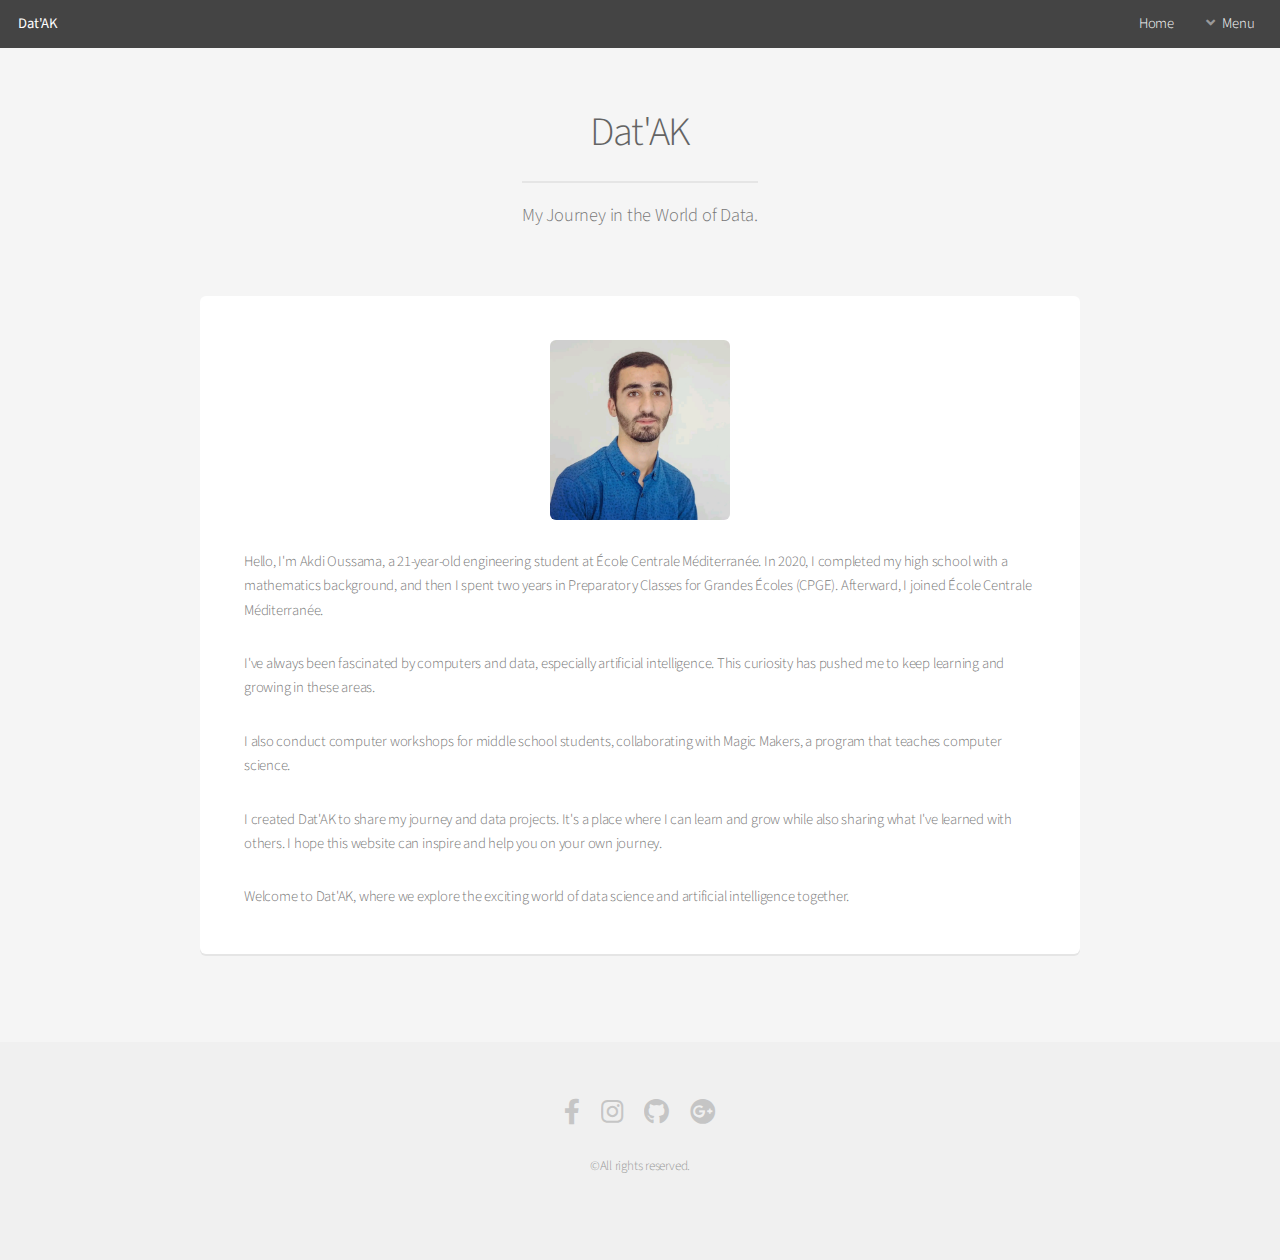
<file: About Dat'AK.html>
<!DOCTYPE HTML>
<html>
	<head>
		<title>About Dat'AK</title>
		<meta charset="utf-8" />
		<meta name="viewport" content="width=device-width, initial-scale=1, user-scalable=no" />
		<link rel="stylesheet" href="assets/css/main.css" />
	</head>
	<body class="is-preload">
		<div id="page-wrapper">

			<!-- Header -->
				<header id="header">
					<h1><a href="index.html">Dat'AK</a></h1>
					<nav id="nav">
						<ul>
							<li><a href="index.html">Home</a></li>
							<li>
								<a href="#" class="icon solid fa-angle-down">Menu</a>
								<ul>
									<li><a href="About Dat'AK.html">About Dat'AK</a></li>
									<li><a href="Ressources.html">Helpful Materials</a></li>
									<li><a href="Projects.html">Projects</a></li>
									<li><a href="contact.html">Contact</a></li>
								</ul>
							</li>
							
						</ul>
					</nav>
				</header>

			<!-- Main -->
				<section id="main" class="container">
					<header>
						<h2>Dat'AK</h2>
						<p>My Journey in the World of Data.</p>
					</header>
					<div class="box">
						<div class="centered-container">
						<img id="imagedeprofile" src="images/pdp.jpeg" alt="" />
						</div>
						<p>Hello, I'm Akdi Oussama, a 21-year-old engineering student at École Centrale Méditerranée. In 2020, I completed my high school with a mathematics background, and then I spent two years in Preparatory Classes for Grandes Écoles (CPGE). Afterward, I joined École Centrale Méditerranée.</p>
					    <p>I've always been fascinated by computers and data, especially artificial intelligence. This curiosity has pushed me to keep learning and growing in these areas.</p>
					    <p>I also conduct computer workshops for middle school students, collaborating with Magic Makers, a program that teaches computer science.</p>
						<p>I created Dat'AK to share my journey and data projects. It's a place where I can learn and grow while also sharing what I've learned with others. I hope this website can inspire and help you on your own journey.</p>
						<p>Welcome to Dat'AK, where we explore the exciting world of data science and artificial intelligence together.</p>
					</div>
				</section>

			<!-- Footer -->
				<footer id="footer">
					<ul class="icons">
						<li><a href="https://www.facebook.com/profile.php?id=100083973133248" class="icon brands fa-facebook-f"><span class="label">Facebook</span></a></li>
						<li><a href="https://instagram.com/oussamaak94?igshid=OGQ5ZDc2ODk2ZA==" class="icon brands fa-instagram"><span class="label">Instagram</span></a></li>
						<li><a href="https://github.com/oussamaakdi" class="icon brands fa-github"><span class="label">Github</span></a></li>
						<li><a href="mailto: akdi5831@gmail.com" class="icon brands fa-google-plus"><span class="label">Google+</span></a></li>
					</ul>
					<ul class="copyright">
						<li>&copy;All rights reserved.</li>
					</ul>
				</footer>

		</div>

		<!-- Scripts -->
			<script src="assets/js/jquery.min.js"></script>
			<script src="assets/js/jquery.dropotron.min.js"></script>
			<script src="assets/js/jquery.scrollex.min.js"></script>
			<script src="assets/js/browser.min.js"></script>
			<script src="assets/js/breakpoints.min.js"></script>
			<script src="assets/js/util.js"></script>
			<script src="assets/js/main.js"></script>

	</body>
</html>
</file>
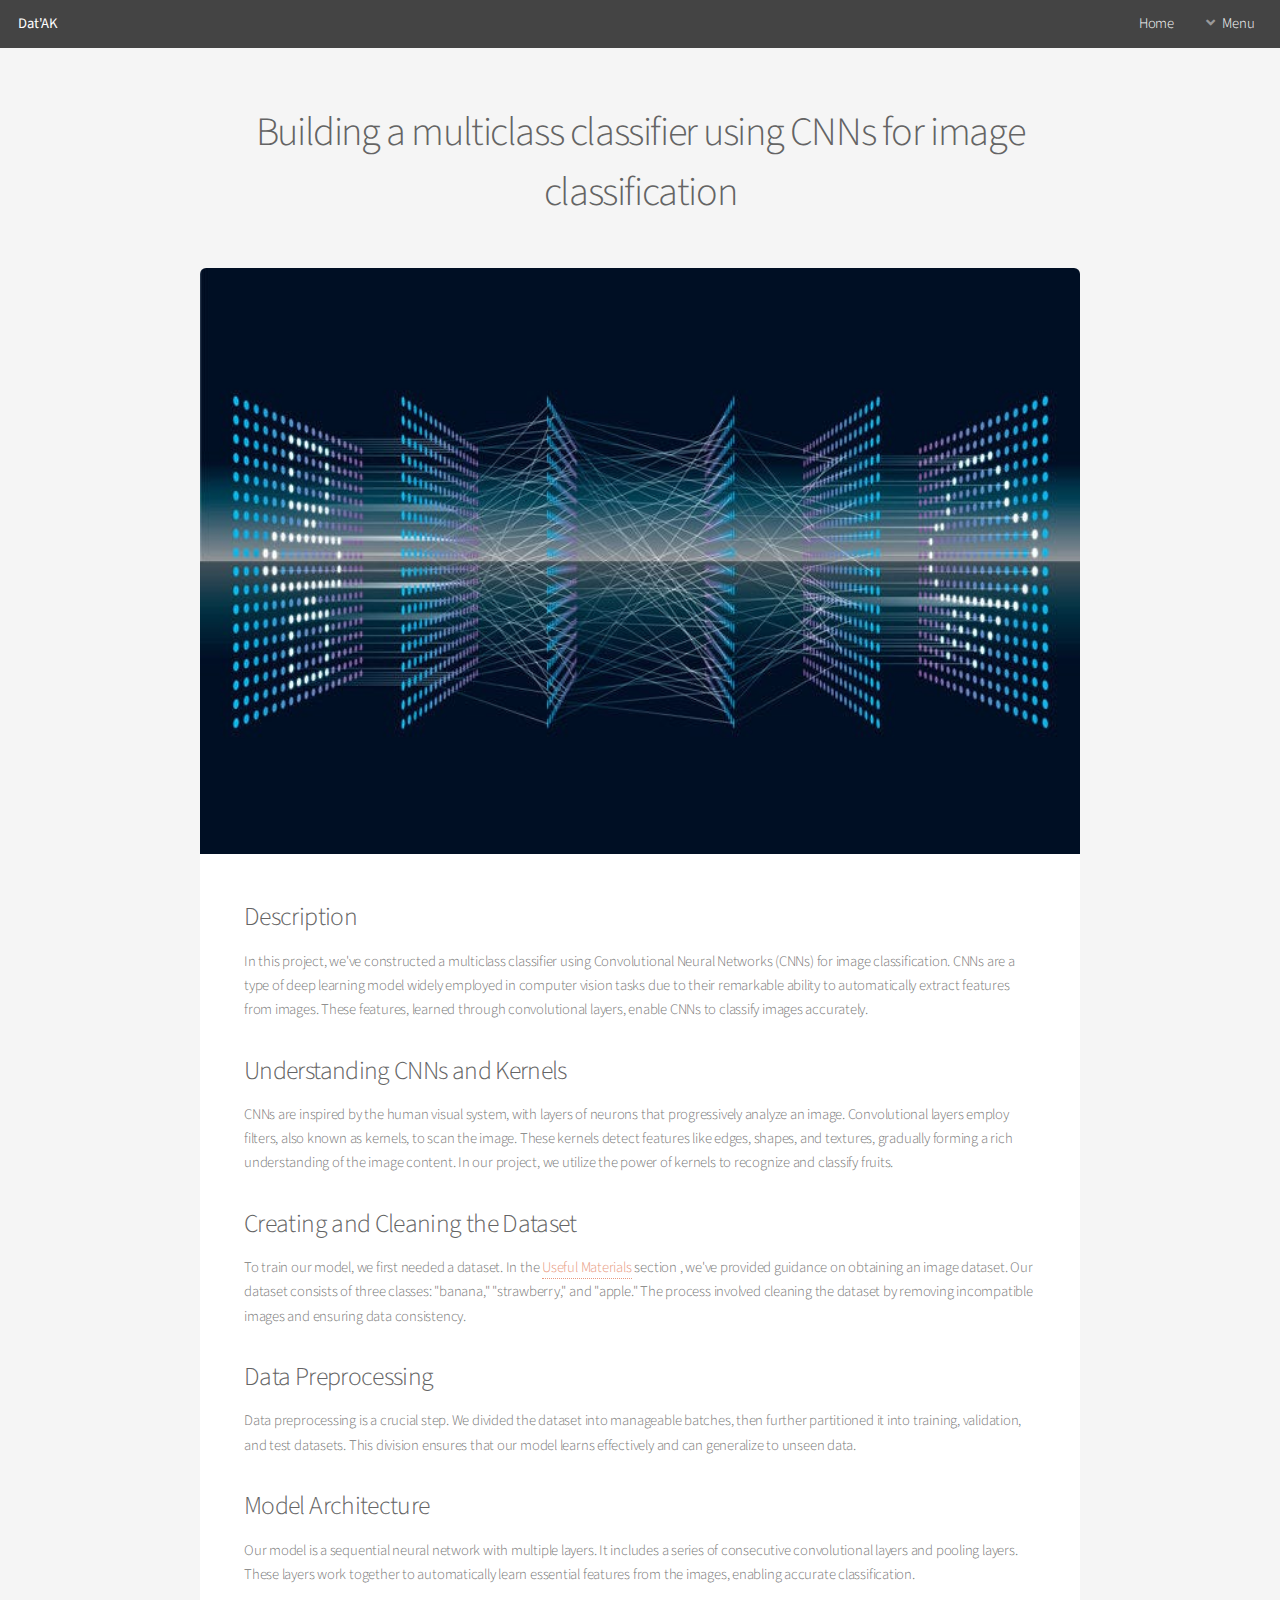
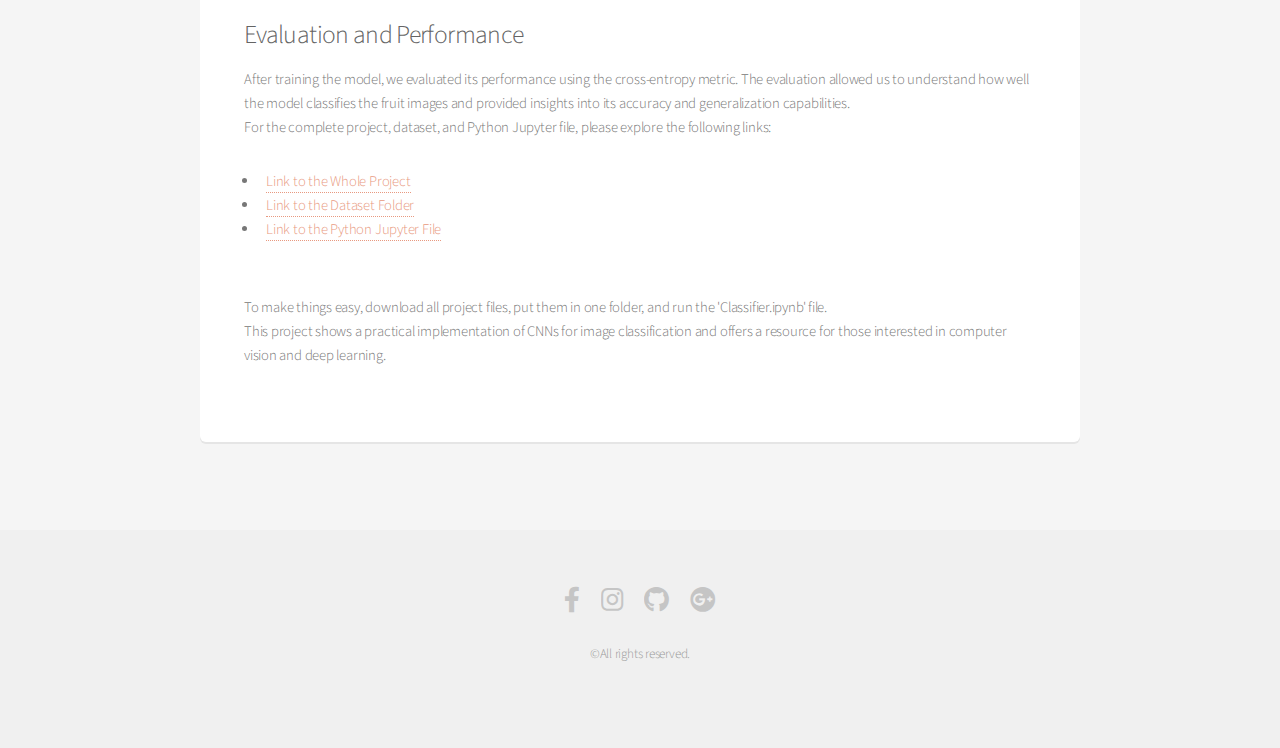
<file: CNNs.html>
<!DOCTYPE HTML>
<html>
	<head>
		<title>Dat'Ak</title>
		<meta charset="utf-8" />
		<meta name="viewport" content="width=device-width, initial-scale=1, user-scalable=no" />
		<link rel="stylesheet" href="assets/css/main.css" />
	</head>
	<body class="is-preload">
		<div id="page-wrapper">

			<!-- Header -->
			<header id="header">
				<h1><a href="index.html">Dat'AK</a></h1>
				<nav id="nav">
					<ul>
						<li><a href="index.html">Home</a></li>
						<li>
							<a href="#" class="icon solid fa-angle-down">Menu</a>
							<ul>
								<li><a href="About Dat'AK.html">About Dat'AK</a></li>
								<li><a href="Ressources.html">Helpful Materials</a></li>
								<li><a href="Projects.html">Projects</a></li>
								<li><a href="contact.html">Contact</a></li>
							</ul>
						</li>
						
					</ul>
				</nav>
			</header>

			<!-- Main -->
				<section id="main" class="container">
					<header>
						<h2>Building a multiclass classifier using CNNs for image classification</h2>
					</header>
					<div class="box">
						<span class="image featured"><img src="images/CNN.jpg" alt="" /></span>
						<h3>Description</h3>
						<p>In this project, we've constructed a multiclass classifier using Convolutional Neural Networks (CNNs) for image classification. CNNs are a type of deep learning model widely employed in computer vision tasks due to their remarkable ability to automatically extract features from images. These features, learned through convolutional layers, enable CNNs to classify images accurately.</p>
						<div class="row">
							<div class="row-6 row-12-mobilep">
								<h3>Understanding CNNs and Kernels</h3>
								<p>CNNs are inspired by the human visual system, with layers of neurons that progressively analyze an image. Convolutional layers employ filters, also known as kernels, to scan the image. These kernels detect features like edges, shapes, and textures, gradually forming a rich understanding of the image content. In our project, we utilize the power of kernels to recognize and classify fruits.</p>
							</div>
							<div class="row-6 row-12-mobilep">
								<h3>Creating and Cleaning the Dataset</h3>
								<p>To train our model, we first needed a dataset. In the <a href="Ressources.html">Useful Materials</a> section , we've provided guidance on obtaining an image dataset. Our dataset consists of three classes: "banana," "strawberry," and "apple." The process involved cleaning the dataset by removing incompatible images and ensuring data consistency.</p>
							</div>
							<div class="row-6 row-12-mobilep">
								<h3>Data Preprocessing</h3>
								<p>Data preprocessing is a crucial step. We divided the dataset into manageable batches, then further partitioned it into training, validation, and test datasets. This division ensures that our model learns effectively and can generalize to unseen data.</p>
							</div>
							<div class="row-6 row-12-mobilep">
								<h3>Model Architecture</h3>
								<p>Our model is a sequential neural network with multiple layers. It includes a series of consecutive convolutional layers and pooling layers. These layers work together to automatically learn essential features from the images, enabling accurate classification.</p>
							</div>
							<div class="row-6 row-12-mobilep">
								<h3>Evaluation and Performance</h3>
								<p>After training the model, we evaluated its performance using the cross-entropy metric. The evaluation allowed us to understand how well the model classifies the fruit images and provided insights into its accuracy and generalization capabilities.
							<br> For the complete project, dataset, and Python Jupyter file, please explore the following links:<br>
								<ul>
									<li><a href="https://github.com/oussamaakdi/MultiClassCNNclassifier">Link to the Whole Project</a> </li>
									<li><a href="https://github.com/oussamaakdi/MultiClassCNNclassifier/tree/main/data">Link to the Dataset Folder</a></li>
									<li><a href="https://github.com/oussamaakdi/MultiClassCNNclassifier/blob/main/Classifier.ipynb">Link to the Python Jupyter File</a></li>
								</ul><br>
								To make things easy, download all project files, put them in one folder, and run the 'Classifier.ipynb' file.<br>
								This project shows a practical implementation of CNNs for image classification and offers a resource for those interested in computer vision and deep learning.</p>
							</div>

						</div>
					</div>
				</section>

			<!-- Footer -->
				<footer id="footer">
					<ul class="icons">
						<li><a href="https://www.facebook.com/profile.php?id=100083973133248" class="icon brands fa-facebook-f"><span class="label">Facebook</span></a></li>
						<li><a href="https://instagram.com/oussamaak94?igshid=OGQ5ZDc2ODk2ZA==" class="icon brands fa-instagram"><span class="label">Instagram</span></a></li>
						<li><a href="https://github.com/oussamaakdi" class="icon brands fa-github"><span class="label">Github</span></a></li>
						<li><a href="mailto: akdi5831@gmail.com" class="icon brands fa-google-plus"><span class="label">Google+</span></a></li>
					</ul>
					<ul class="copyright">
						<li>&copy;All rights reserved.</li>
					</ul>
				</footer>

		</div>

		<!-- Scripts -->
			<script src="assets/js/jquery.min.js"></script>
			<script src="assets/js/jquery.dropotron.min.js"></script>
			<script src="assets/js/jquery.scrollex.min.js"></script>
			<script src="assets/js/browser.min.js"></script>
			<script src="assets/js/breakpoints.min.js"></script>
			<script src="assets/js/util.js"></script>
			<script src="assets/js/main.js"></script>

	</body>
</html>
</file>
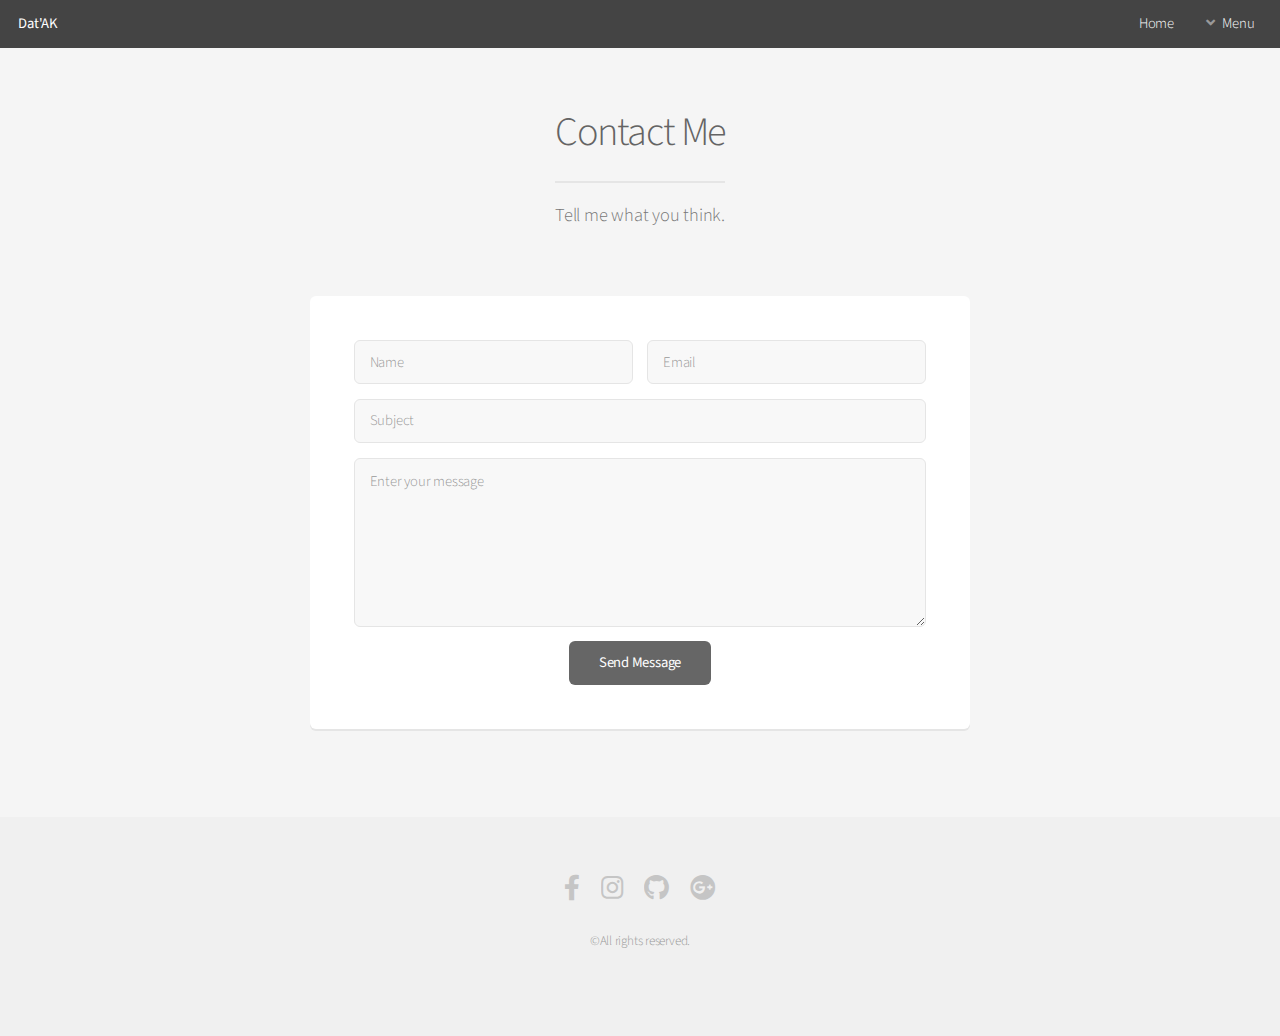
<file: contact.html>
<!DOCTYPE HTML>
<html>
	<head>
		<title>Contact</title>
		<meta charset="utf-8" />
		<meta name="viewport" content="width=device-width, initial-scale=1, user-scalable=no" />
		<link rel="stylesheet" href="assets/css/main.css" />
	</head>
	<body class="is-preload">
		<div id="page-wrapper">

			<!-- Header -->
				<header id="header">
					<h1><a href="index.html">Dat'AK</a></h1>
					<nav id="nav">
						<ul>
							<li><a href="index.html">Home</a></li>
							<li>
								<a href="#" class="icon solid fa-angle-down">Menu</a>
								<ul>
									<li><a href="About Dat'AK.html">About Dat'AK</a></li>
									<li><a href="Ressources.html">Helpful Materials</a></li>
									<li><a href="Projects.html">Projects</a></li>
									<li><a href="contact.html">Contact</a></li>
								</ul>
							</li>
							
						</ul>
					</nav>
				</header>

			<!-- Main -->
				<section id="main" class="container medium">
					<header>
						<h2>Contact Me</h2>
						<p>Tell me what you think.</p>
					</header>
					<div class="box">
						<form method="post" action="#">
							<div class="row gtr-50 gtr-uniform">
								<div class="col-6 col-12-mobilep">
									<input type="text" name="name" id="name" value="" placeholder="Name" />
								</div>
								<div class="col-6 col-12-mobilep">
									<input type="email" name="email" id="email" value="" placeholder="Email" />
								</div>
								<div class="col-12">
									<input type="text" name="subject" id="subject" value="" placeholder="Subject" />
								</div>
								<div class="col-12">
									<textarea name="message" id="message" placeholder="Enter your message" rows="6"></textarea>
								</div>
								<div class="col-12">
									<ul class="actions special">
										<li><a href="mailto:akdi5831@gmail.com" class="button">Send Message</a></li>
									</ul>
								</div>
							</div>
						</form>
					</div>
				</section>

			<!-- Footer -->
				<footer id="footer">
					<ul class="icons">
						<li><a href="https://www.facebook.com/profile.php?id=100083973133248" class="icon brands fa-facebook-f"><span class="label">Facebook</span></a></li>
						<li><a href="https://instagram.com/oussamaak94?igshid=OGQ5ZDc2ODk2ZA==" class="icon brands fa-instagram"><span class="label">Instagram</span></a></li>
						<li><a href="https://github.com/oussamaakdi" class="icon brands fa-github"><span class="label">Github</span></a></li>
						<li><a href="mailto: akdi5831@gmail.com" class="icon brands fa-google-plus"><span class="label">Google+</span></a></li>
					</ul>
					<ul class="copyright">
						<li>&copy;All rights reserved.</li>
					</ul>
				</footer>

		</div>

		<!-- Scripts -->
			<script src="assets/js/jquery.min.js"></script>
			<script src="assets/js/jquery.dropotron.min.js"></script>
			<script src="assets/js/jquery.scrollex.min.js"></script>
			<script src="assets/js/browser.min.js"></script>
			<script src="assets/js/breakpoints.min.js"></script>
			<script src="assets/js/util.js"></script>
			<script src="assets/js/main.js"></script>

	</body>
</html>
</file>
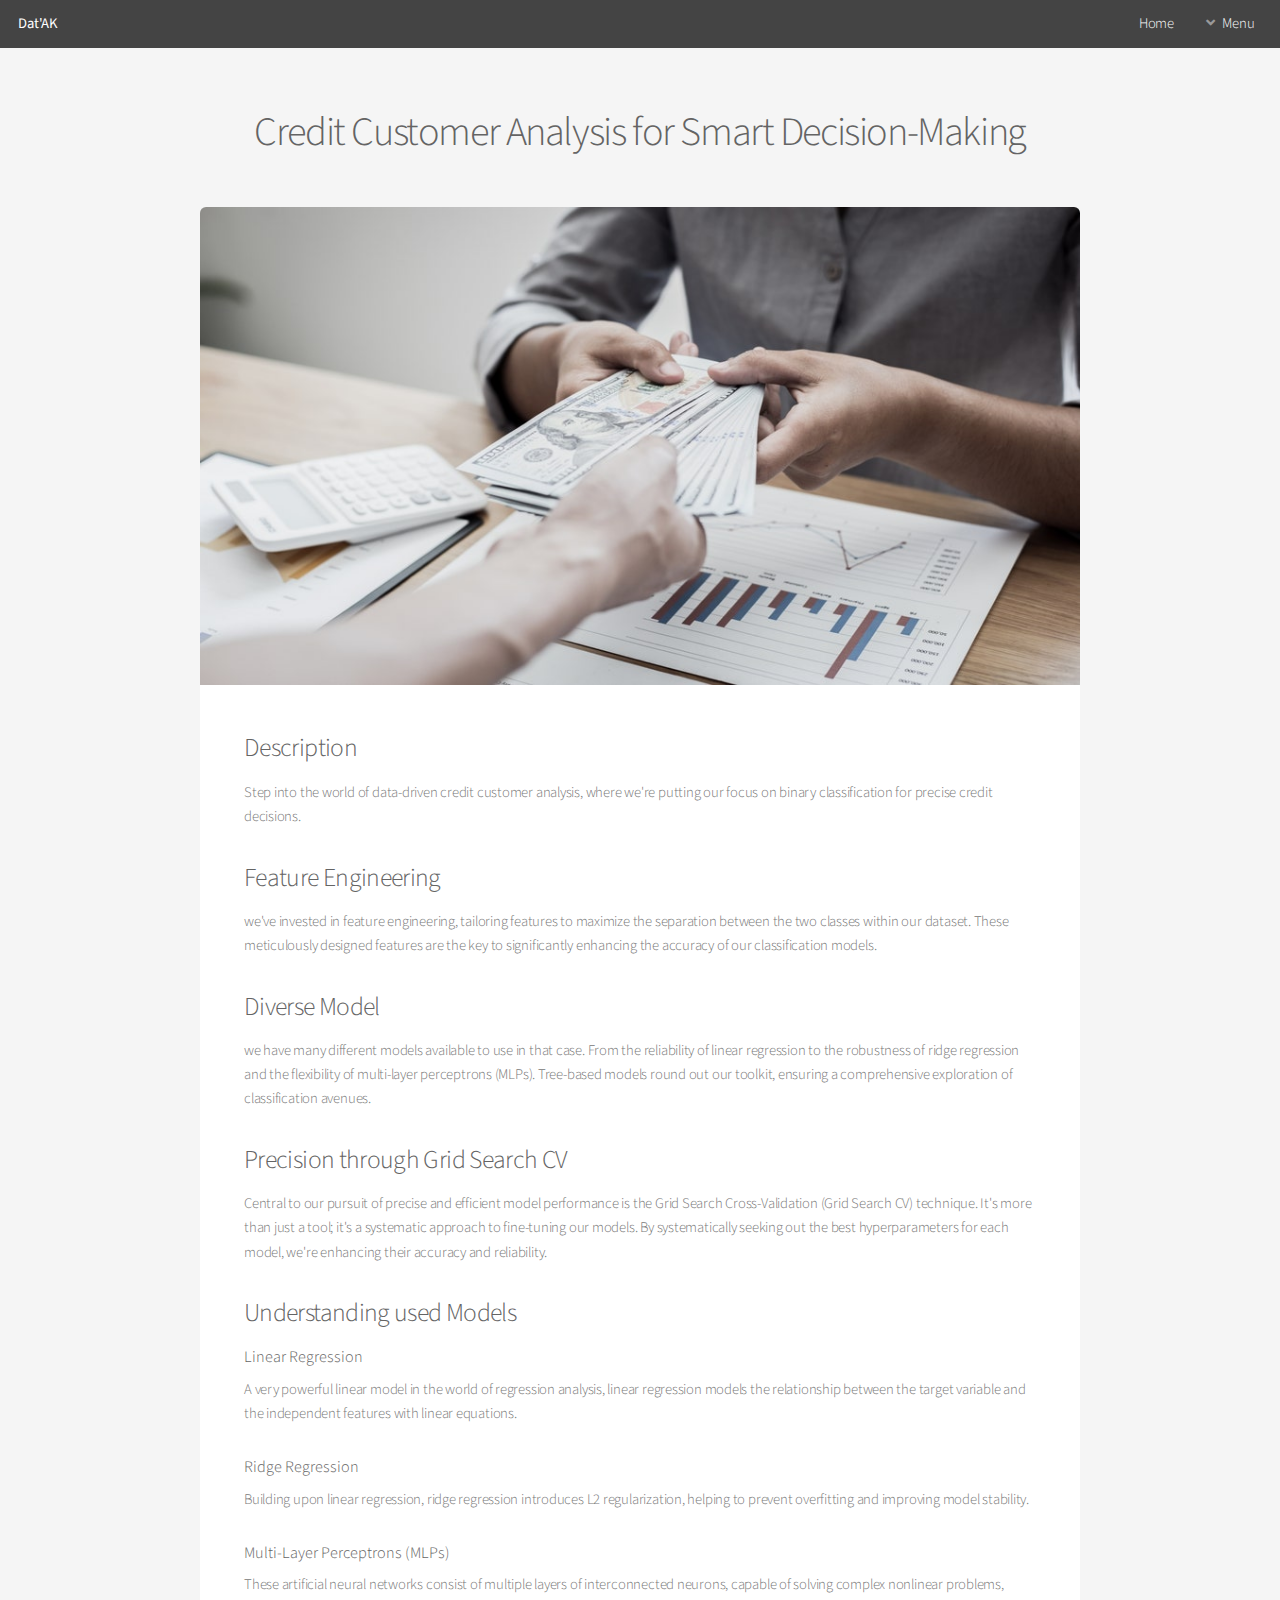
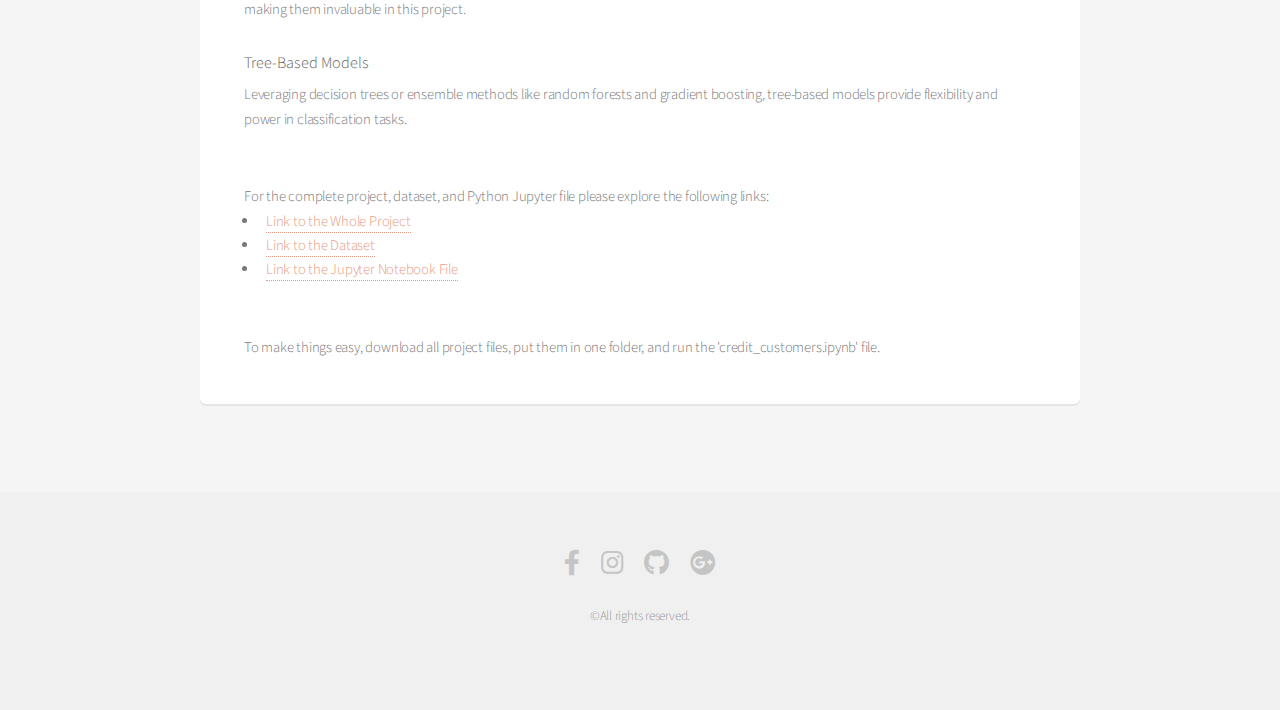
<file: credit.html>
<!DOCTYPE HTML>
<html>
	<head>
		<title>Dat'Ak</title>
		<meta charset="utf-8" />
		<meta name="viewport" content="width=device-width, initial-scale=1, user-scalable=no" />
		<link rel="stylesheet" href="assets/css/main.css" />
	</head>
	<body class="is-preload">
		<div id="page-wrapper">

			<!-- Header -->
			<header id="header">
				<h1><a href="index.html">Dat'AK</a></h1>
				<nav id="nav">
					<ul>
						<li><a href="index.html">Home</a></li>
						<li>
							<a href="#" class="icon solid fa-angle-down">Menu</a>
							<ul>
								<li><a href="About Dat'AK.html">About Dat'AK</a></li>
								<li><a href="Ressources.html">Helpful Materials</a></li>
								<li><a href="Projects.html">Projects</a></li>
								<li><a href="contact.html">Contact</a></li>
							</ul>
						</li>
						
					</ul>
				</nav>
			</header>

			<!-- Main -->
				<section id="main" class="container">
					<header>
						<h2>Credit Customer Analysis for Smart Decision-Making</h2>
					</header>
					<div class="box">
						<span class="image featured"><img src="images/credit.jpg" alt="" /></span>
						<h3>Description</h3>
						<p>Step into the world of data-driven credit customer analysis, where we're putting our focus on binary classification for precise credit decisions.</p>
						<div class="row">
							<div class="row-6 row-12-mobilep">
								<h3>Feature Engineering</h3>
								<p> we've invested in feature engineering, tailoring features to maximize the separation between the two classes within our dataset. These meticulously designed features are the key to significantly enhancing the accuracy of our classification models.</p>
							</div>
							<div class="row-6 row-12-mobilep">
								<h3>Diverse Model</h3>
								<p>we have many different models available to use in that case. From the reliability of linear regression to the robustness of ridge regression and the flexibility of multi-layer perceptrons (MLPs). Tree-based models round out our toolkit, ensuring a comprehensive exploration of classification avenues.								</p>
							</div>
							<div class="row-6 row-12-mobilep">
								<h3>Precision through Grid Search CV</h3>
								<p>Central to our pursuit of precise and efficient model performance is the Grid Search Cross-Validation (Grid Search CV) technique. It's more than just a tool; it's a systematic approach to fine-tuning our models. By systematically seeking out the best hyperparameters for each model, we're enhancing their accuracy and reliability.</p>
							</div>
							<div class="row-6 row-12-mobilep">
								<h3>Understanding used Models</h3>
								<h4>Linear Regression</h4><p>A very powerful linear model in the world of regression analysis, linear regression models the relationship between the target variable and the independent features with linear equations.</p>
								<h4>Ridge Regression</h4><p>Building upon linear regression, ridge regression introduces L2 regularization, helping to prevent overfitting and improving model stability.</p>
								<h4>Multi-Layer Perceptrons (MLPs)</h4><p>These artificial neural networks consist of multiple layers of interconnected neurons, capable of solving complex nonlinear problems, making them invaluable in this project.</p>
								<h4>Tree-Based Models</h4><p>Leveraging decision trees or ensemble methods like random forests and gradient boosting, tree-based models provide flexibility and power in classification tasks.</p>
							    <br> For the complete project, dataset, and Python Jupyter file please explore the following links:<br>
								<ul>
									<li><a href="https://github.com/oussamaakdi/Analysing_Credit_Customers_Data">Link to the Whole Project</a> </li>
									<li><a href="https://github.com/oussamaakdi/Analysing_Credit_Customers_Data/blob/main/credit_customers.csv">Link to the Dataset</a> </li>
									<li><a href="https://github.com/oussamaakdi/Analysing_Credit_Customers_Data/blob/main/credit_customers.ipynb">Link to the Jupyter Notebook File</a></li>
								</ul><br>To make things easy, download all project files, put them in one folder, and run the 'credit_customers.ipynb' file.
							</div>

						</div>
					</div>
				</section>

			<!-- Footer -->
				<footer id="footer">
					<ul class="icons">
						<li><a href="https://www.facebook.com/profile.php?id=100083973133248" class="icon brands fa-facebook-f"><span class="label">Facebook</span></a></li>
						<li><a href="https://instagram.com/oussamaak94?igshid=OGQ5ZDc2ODk2ZA==" class="icon brands fa-instagram"><span class="label">Instagram</span></a></li>
						<li><a href="https://github.com/oussamaakdi" class="icon brands fa-github"><span class="label">Github</span></a></li>
						<li><a href="mailto: akdi5831@gmail.com" class="icon brands fa-google-plus"><span class="label">Google+</span></a></li>
					</ul>
					<ul class="copyright">
						<li>&copy;All rights reserved.</li>
					</ul>
				</footer>

		</div>

		<!-- Scripts -->
			<script src="assets/js/jquery.min.js"></script>
			<script src="assets/js/jquery.dropotron.min.js"></script>
			<script src="assets/js/jquery.scrollex.min.js"></script>
			<script src="assets/js/browser.min.js"></script>
			<script src="assets/js/breakpoints.min.js"></script>
			<script src="assets/js/util.js"></script>
			<script src="assets/js/main.js"></script>

	</body>
</html>
</file>
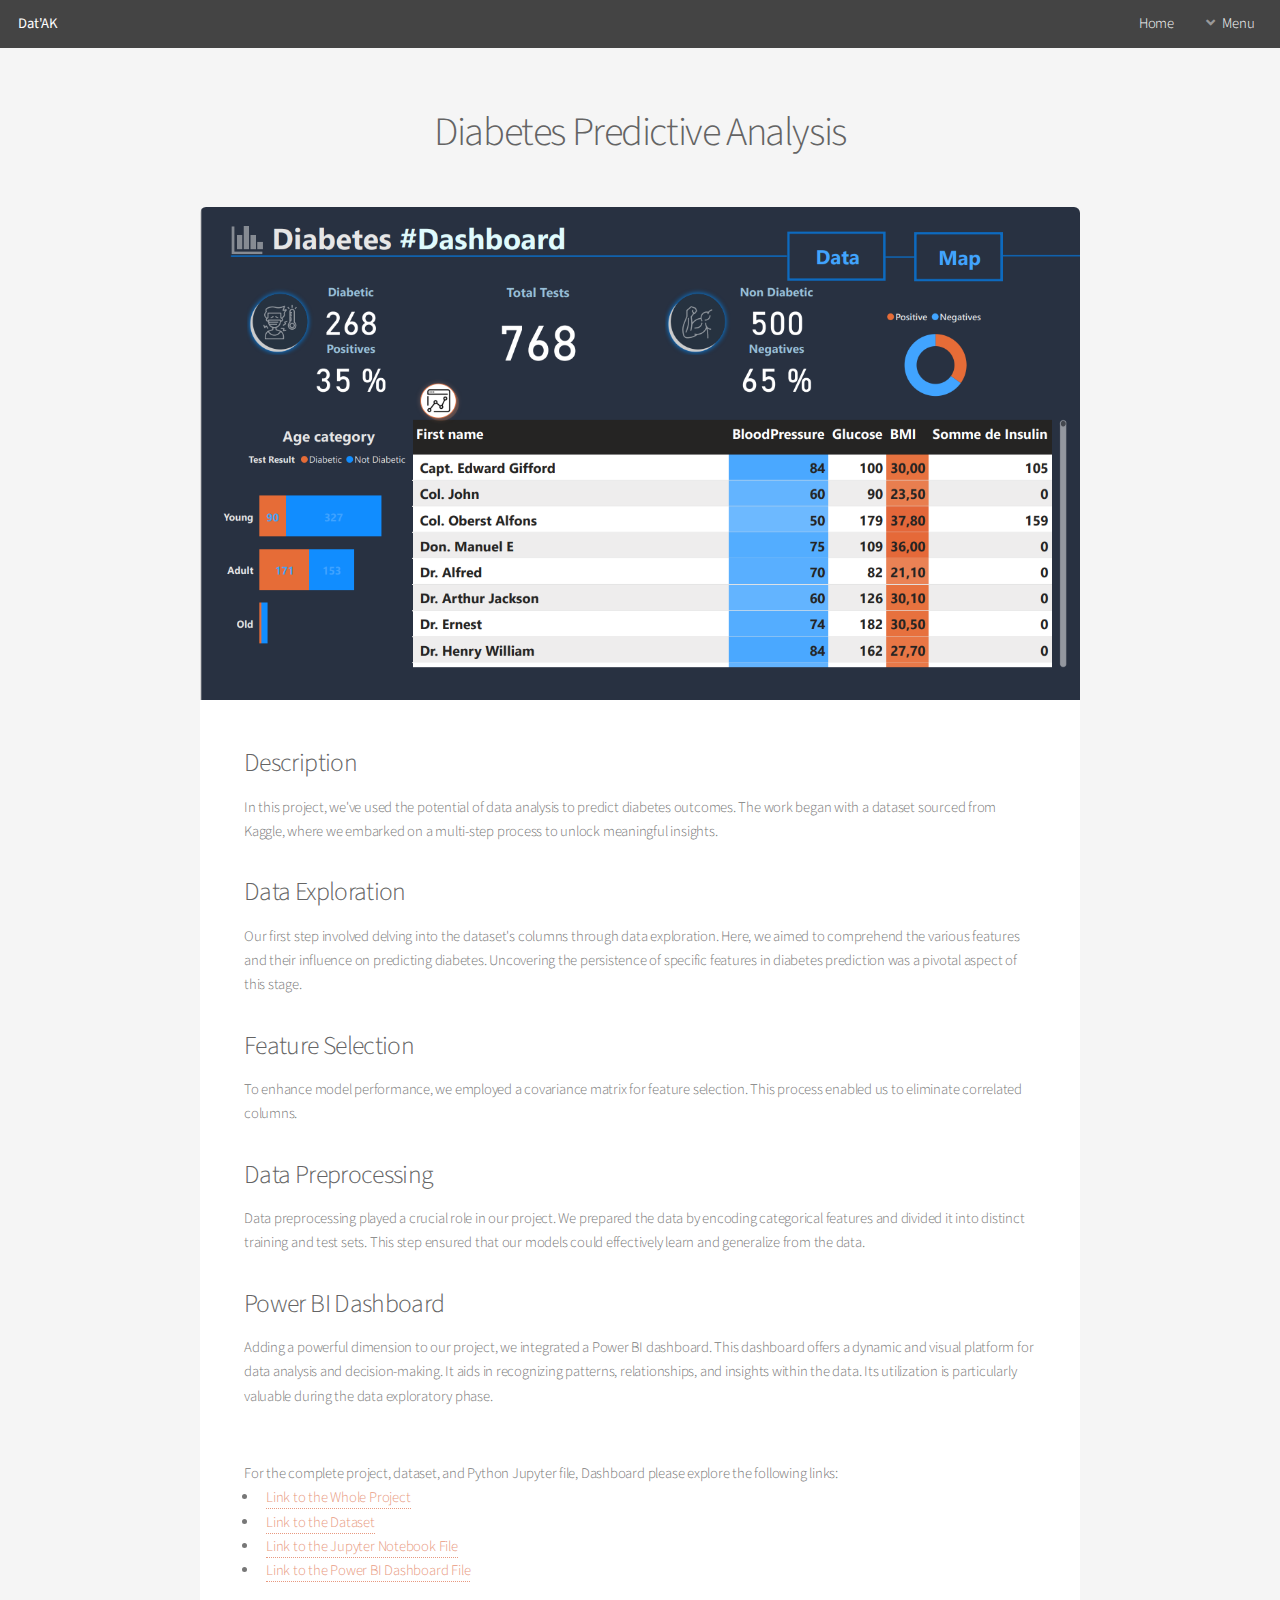
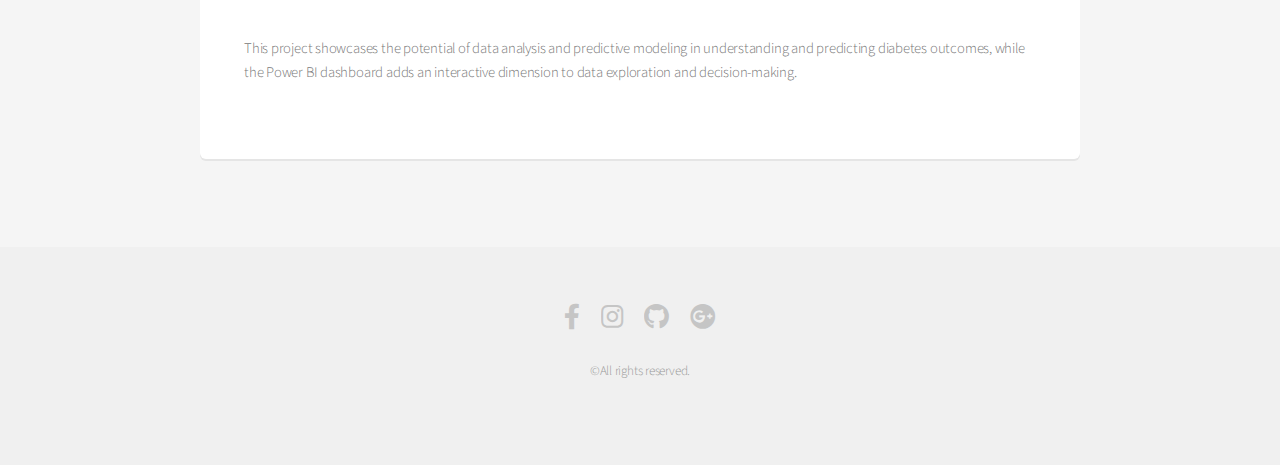
<file: diabetes_.html>
<!DOCTYPE HTML>
<html>
	<head>
		<title>Dat'Ak</title>
		<meta charset="utf-8" />
		<meta name="viewport" content="width=device-width, initial-scale=1, user-scalable=no" />
		<link rel="stylesheet" href="assets/css/main.css" />
	</head>
	<body class="is-preload">
		<div id="page-wrapper">

			<!-- Header -->
			<header id="header">
				<h1><a href="index.html">Dat'AK</a></h1>
				<nav id="nav">
					<ul>
						<li><a href="index.html">Home</a></li>
						<li>
							<a href="#" class="icon solid fa-angle-down">Menu</a>
							<ul>
								<li><a href="About Dat'AK.html">About Dat'AK</a></li>
								<li><a href="Ressources.html">Helpful Materials</a></li>
								<li><a href="Projects.html">Projects</a></li>
								<li><a href="contact.html">Contact</a></li>
							</ul>
						</li>
						
					</ul>
				</nav>
			</header>

			<!-- Main -->
				<section id="main" class="container">
					<header>
						<h2>Diabetes Predictive Analysis</h2>
					</header>
					<div class="box">
						<span class="image featured"><img src="images/diabetes_dashbo.png" alt="" /></span>
						<h3>Description</h3>
						<p>In this project, we've used the potential of data analysis to predict diabetes outcomes. The work began with a dataset sourced from Kaggle, where we embarked on a multi-step process to unlock meaningful insights.</p>
						<div class="row">
							<div class="row-6 row-12-mobilep">
								<h3>Data Exploration</h3>
								<p>Our first step involved delving into the dataset's columns through data exploration. Here, we aimed to comprehend the various features and their influence on predicting diabetes. Uncovering the persistence of specific features in diabetes prediction was a pivotal aspect of this stage.</p>
							</div>
							<div class="row-6 row-12-mobilep">
								<h3>Feature Selection</h3>
								<p>To enhance model performance, we employed a covariance matrix for feature selection. This process enabled us to eliminate correlated columns.</p>
							</div>
							<div class="row-6 row-12-mobilep">
								<h3>Data Preprocessing</h3>
								<p>Data preprocessing played a crucial role in our project. We prepared the data by encoding categorical features and divided it into distinct training and test sets. This step ensured that our models could effectively learn and generalize from the data.</p>
							</div>
							<div class="row-6 row-12-mobilep">
								<h3>Power BI Dashboard</h3>
								<p>Adding a powerful dimension to our project, we integrated a Power BI dashboard. This dashboard offers a dynamic and visual platform for data analysis and decision-making. It aids in recognizing patterns, relationships, and insights within the data. Its utilization is particularly valuable during the data exploratory phase.</p>
							    <br> For the complete project, dataset, and Python Jupyter file, Dashboard please explore the following links:<br>
								<ul>
									<li><a href="https://github.com/oussamaakdi/Diabete_prediction">Link to the Whole Project</a> </li>
									<li><a href="https://github.com/oussamaakdi/Diabete_prediction/blob/main/diabetes.csv">Link to the Dataset</a> </li>
									<li><a href="https://github.com/oussamaakdi/Diabete_prediction/blob/main/diabete%20prediction.ipynb">Link to the Jupyter Notebook File</a></li>
									<li><a href="https://github.com/oussamaakdi/Diabete_prediction/blob/main/Diabetes_dashboard.pbix">Link to the Power BI Dashboard File</a></li>
								</ul><br>
								This project showcases the potential of data analysis and predictive modeling in understanding and predicting diabetes outcomes, while the Power BI dashboard adds an interactive dimension to data exploration and decision-making.</p>
							</div>

						</div>
					</div>
				</section>

			<!-- Footer -->
				<footer id="footer">
					<ul class="icons">
						<li><a href="https://www.facebook.com/profile.php?id=100083973133248" class="icon brands fa-facebook-f"><span class="label">Facebook</span></a></li>
						<li><a href="https://instagram.com/oussamaak94?igshid=OGQ5ZDc2ODk2ZA==" class="icon brands fa-instagram"><span class="label">Instagram</span></a></li>
						<li><a href="https://github.com/oussamaakdi" class="icon brands fa-github"><span class="label">Github</span></a></li>
						<li><a href="mailto: akdi5831@gmail.com" class="icon brands fa-google-plus"><span class="label">Google+</span></a></li>
					</ul>
					<ul class="copyright">
						<li>&copy;All rights reserved.</li>
					</ul>
				</footer>

		</div>

		<!-- Scripts -->
			<script src="assets/js/jquery.min.js"></script>
			<script src="assets/js/jquery.dropotron.min.js"></script>
			<script src="assets/js/jquery.scrollex.min.js"></script>
			<script src="assets/js/browser.min.js"></script>
			<script src="assets/js/breakpoints.min.js"></script>
			<script src="assets/js/util.js"></script>
			<script src="assets/js/main.js"></script>

	</body>
</html>
</file>
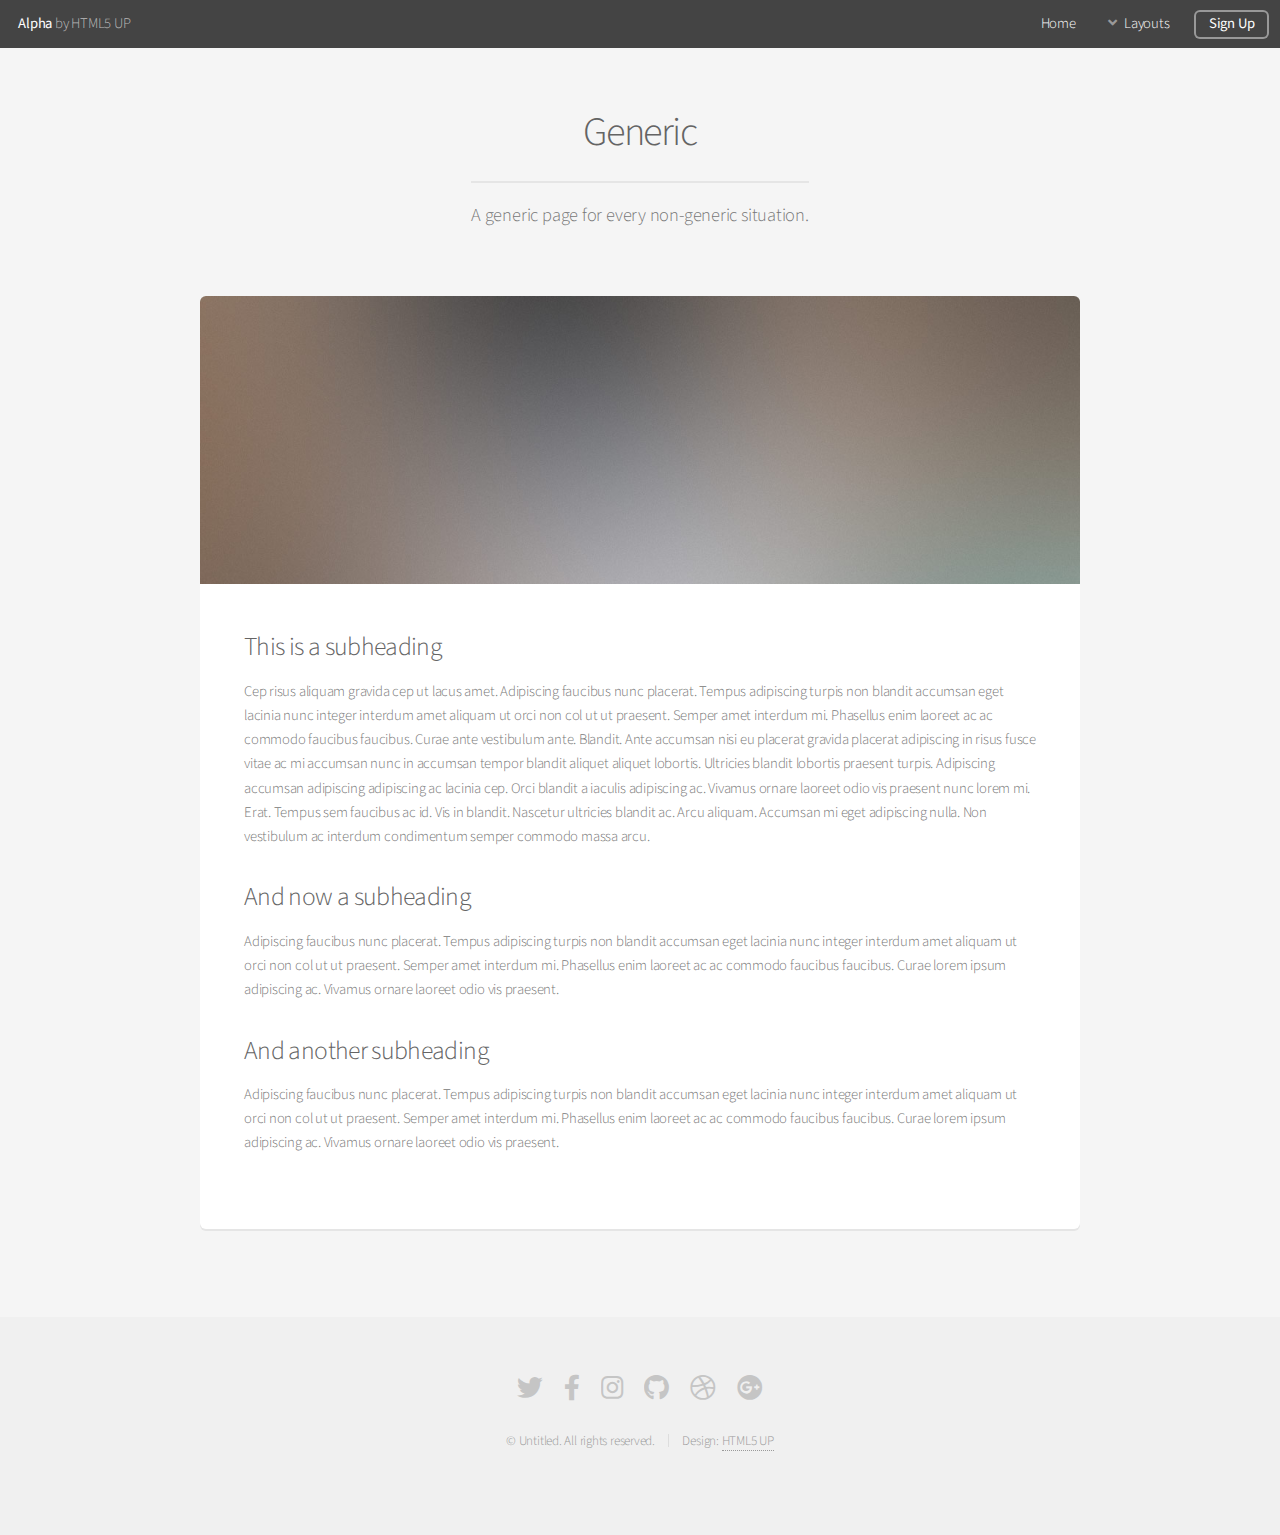
<file: generic.html>
<!DOCTYPE HTML>
<!--
	Alpha by HTML5 UP
	html5up.net | @ajlkn
	Free for personal and commercial use under the CCA 3.0 license (html5up.net/license)
-->
<html>
	<head>
		<title>Generic - Alpha by HTML5 UP</title>
		<meta charset="utf-8" />
		<meta name="viewport" content="width=device-width, initial-scale=1, user-scalable=no" />
		<link rel="stylesheet" href="assets/css/main.css" />
	</head>
	<body class="is-preload">
		<div id="page-wrapper">

			<!-- Header -->
				<header id="header">
					<h1><a href="index.html">Alpha</a> by HTML5 UP</h1>
					<nav id="nav">
						<ul>
							<li><a href="index.html">Home</a></li>
							<li>
								<a href="#" class="icon solid fa-angle-down">Layouts</a>
								<ul>
									<li><a href="generic.html">Generic</a></li>
									<li><a href="contact.html">Contact</a></li>
									<li><a href="elements.html">Elements</a></li>
									<li>
										<a href="#">Submenu</a>
										<ul>
											<li><a href="#">Option One</a></li>
											<li><a href="#">Option Two</a></li>
											<li><a href="#">Option Three</a></li>
											<li><a href="#">Option Four</a></li>
										</ul>
									</li>
								</ul>
							</li>
							<li><a href="#" class="button">Sign Up</a></li>
						</ul>
					</nav>
				</header>

			<!-- Main -->
				<section id="main" class="container">
					<header>
						<h2>Generic</h2>
						<p>A generic page for every non-generic situation.</p>
					</header>
					<div class="box">
						<span class="image featured"><img src="images/pic01.jpg" alt="" /></span>
						<h3>This is a subheading</h3>
						<p>Cep risus aliquam gravida cep ut lacus amet. Adipiscing faucibus nunc placerat. Tempus adipiscing turpis non blandit accumsan eget lacinia nunc integer interdum amet aliquam ut orci non col ut ut praesent. Semper amet interdum mi. Phasellus enim laoreet ac ac commodo faucibus faucibus. Curae ante vestibulum ante. Blandit. Ante accumsan nisi eu placerat gravida placerat adipiscing in risus fusce vitae ac mi accumsan nunc in accumsan tempor blandit aliquet aliquet lobortis. Ultricies blandit lobortis praesent turpis. Adipiscing accumsan adipiscing adipiscing ac lacinia cep. Orci blandit a iaculis adipiscing ac. Vivamus ornare laoreet odio vis praesent nunc lorem mi. Erat. Tempus sem faucibus ac id. Vis in blandit. Nascetur ultricies blandit ac. Arcu aliquam. Accumsan mi eget adipiscing nulla. Non vestibulum ac interdum condimentum semper commodo massa arcu.</p>
						<div class="row">
							<div class="row-6 row-12-mobilep">
								<h3>And now a subheading</h3>
								<p>Adipiscing faucibus nunc placerat. Tempus adipiscing turpis non blandit accumsan eget lacinia nunc integer interdum amet aliquam ut orci non col ut ut praesent. Semper amet interdum mi. Phasellus enim laoreet ac ac commodo faucibus faucibus. Curae lorem ipsum adipiscing ac. Vivamus ornare laoreet odio vis praesent.</p>
							</div>
							<div class="row-6 row-12-mobilep">
								<h3>And another subheading</h3>
								<p>Adipiscing faucibus nunc placerat. Tempus adipiscing turpis non blandit accumsan eget lacinia nunc integer interdum amet aliquam ut orci non col ut ut praesent. Semper amet interdum mi. Phasellus enim laoreet ac ac commodo faucibus faucibus. Curae lorem ipsum adipiscing ac. Vivamus ornare laoreet odio vis praesent.</p>
							</div>
						</div>
					</div>
				</section>

			<!-- Footer -->
				<footer id="footer">
					<ul class="icons">
						<li><a href="#" class="icon brands fa-twitter"><span class="label">Twitter</span></a></li>
						<li><a href="#" class="icon brands fa-facebook-f"><span class="label">Facebook</span></a></li>
						<li><a href="#" class="icon brands fa-instagram"><span class="label">Instagram</span></a></li>
						<li><a href="#" class="icon brands fa-github"><span class="label">Github</span></a></li>
						<li><a href="#" class="icon brands fa-dribbble"><span class="label">Dribbble</span></a></li>
						<li><a href="#" class="icon brands fa-google-plus"><span class="label">Google+</span></a></li>
					</ul>
					<ul class="copyright">
						<li>&copy; Untitled. All rights reserved.</li><li>Design: <a href="http://html5up.net">HTML5 UP</a></li>
					</ul>
				</footer>

		</div>

		<!-- Scripts -->
			<script src="assets/js/jquery.min.js"></script>
			<script src="assets/js/jquery.dropotron.min.js"></script>
			<script src="assets/js/jquery.scrollex.min.js"></script>
			<script src="assets/js/browser.min.js"></script>
			<script src="assets/js/breakpoints.min.js"></script>
			<script src="assets/js/util.js"></script>
			<script src="assets/js/main.js"></script>

	</body>
</html>
</file>
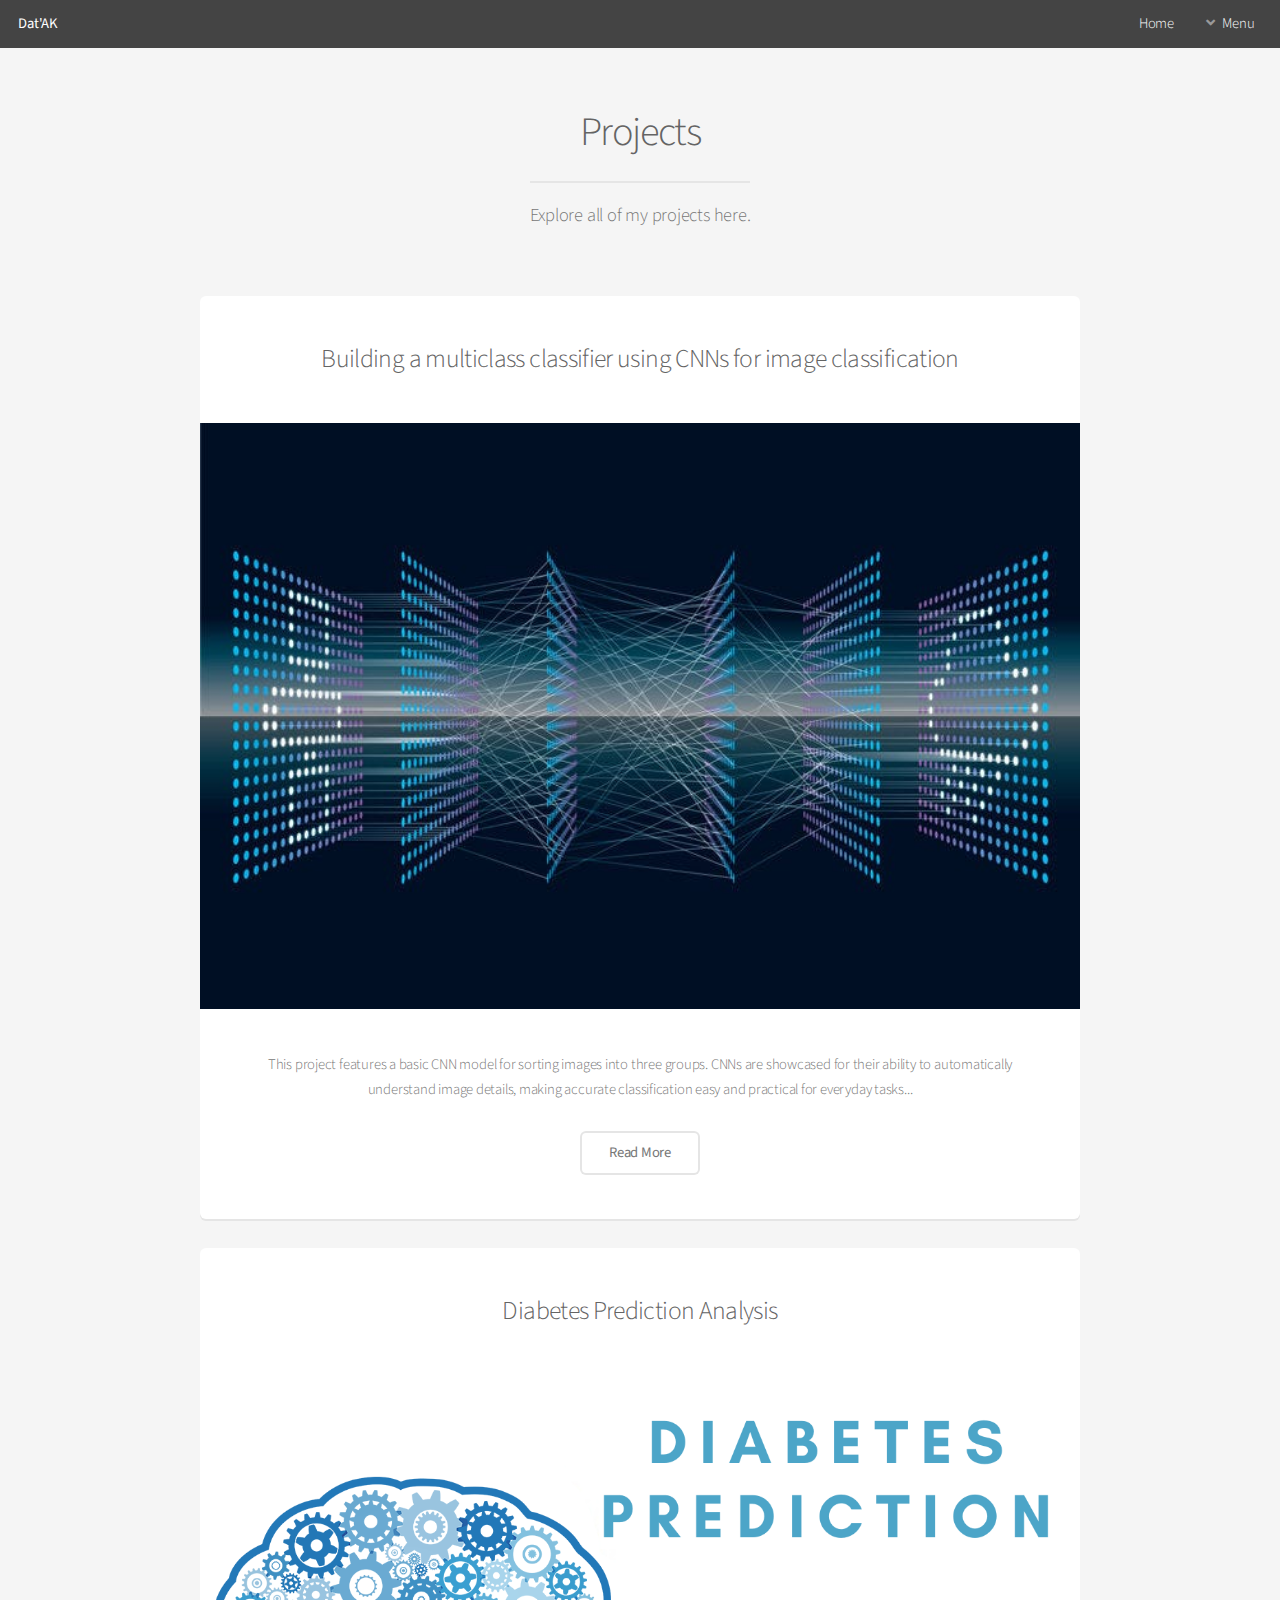
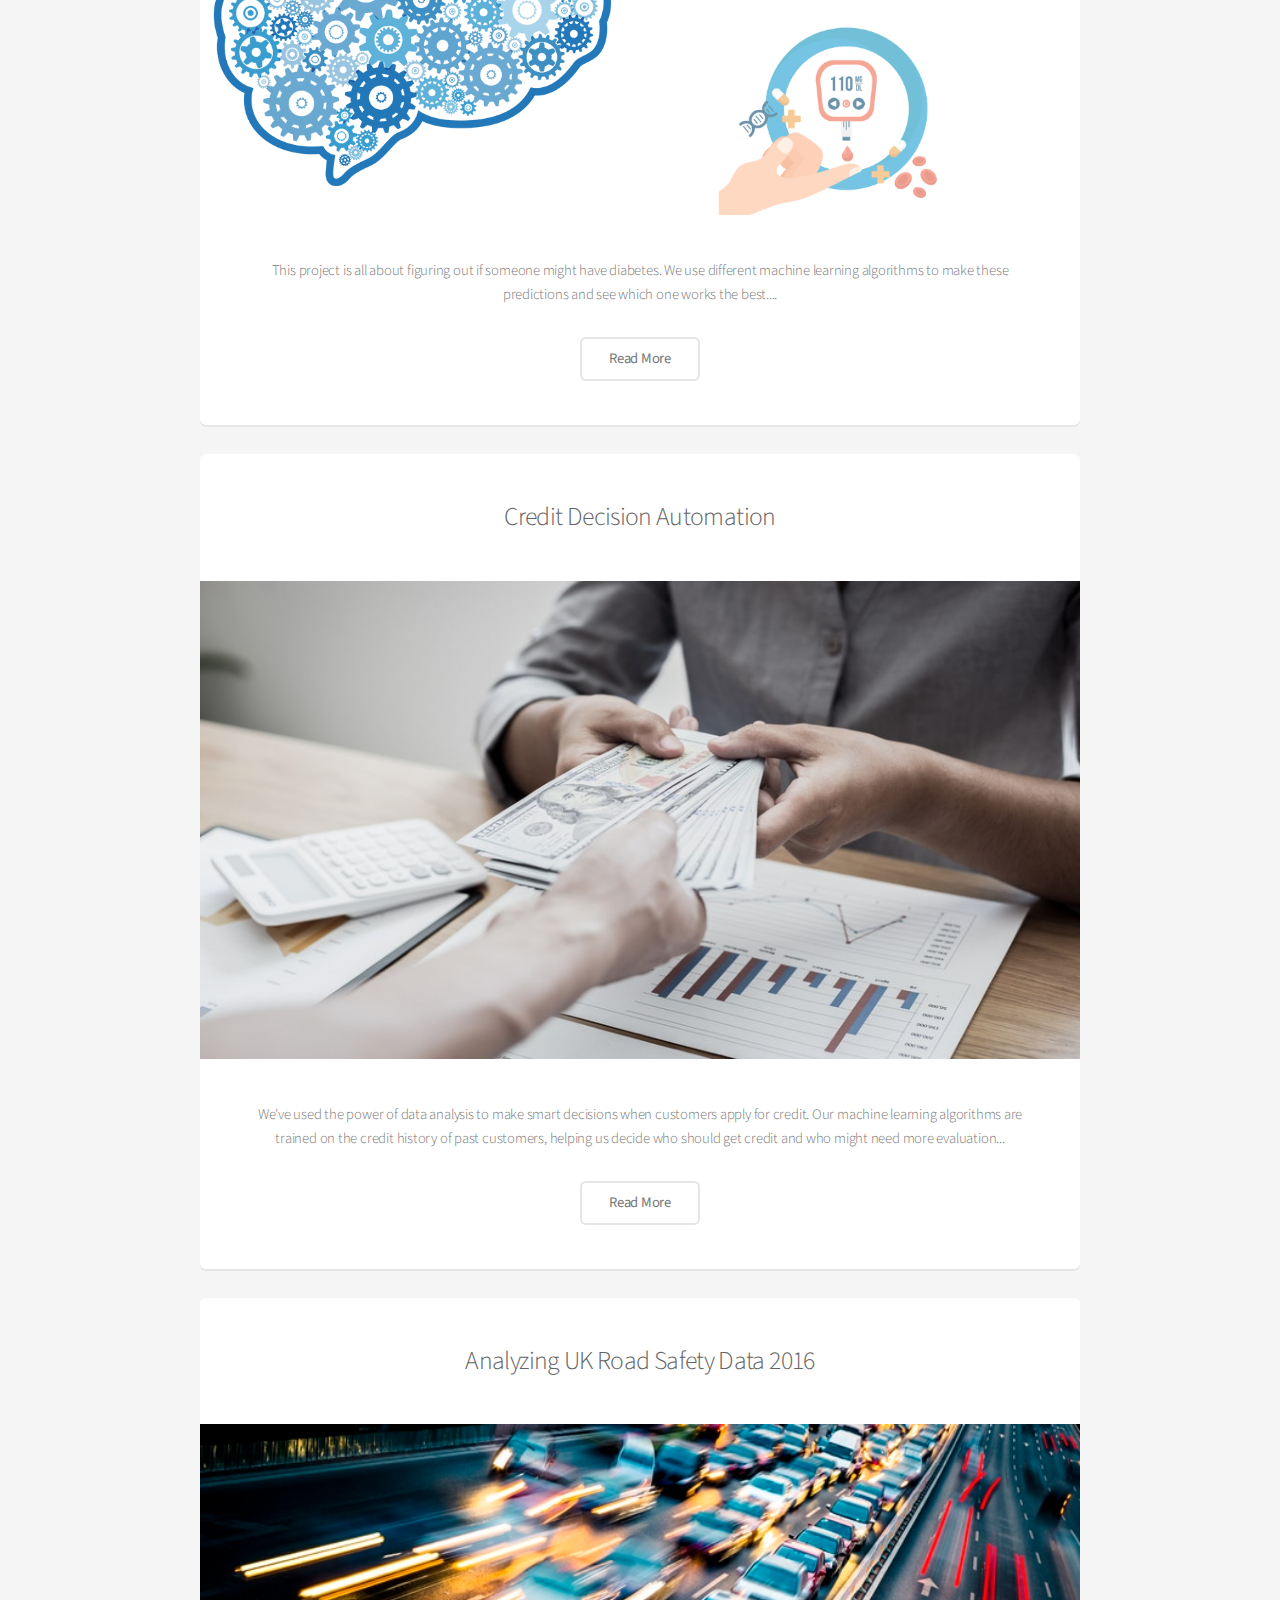
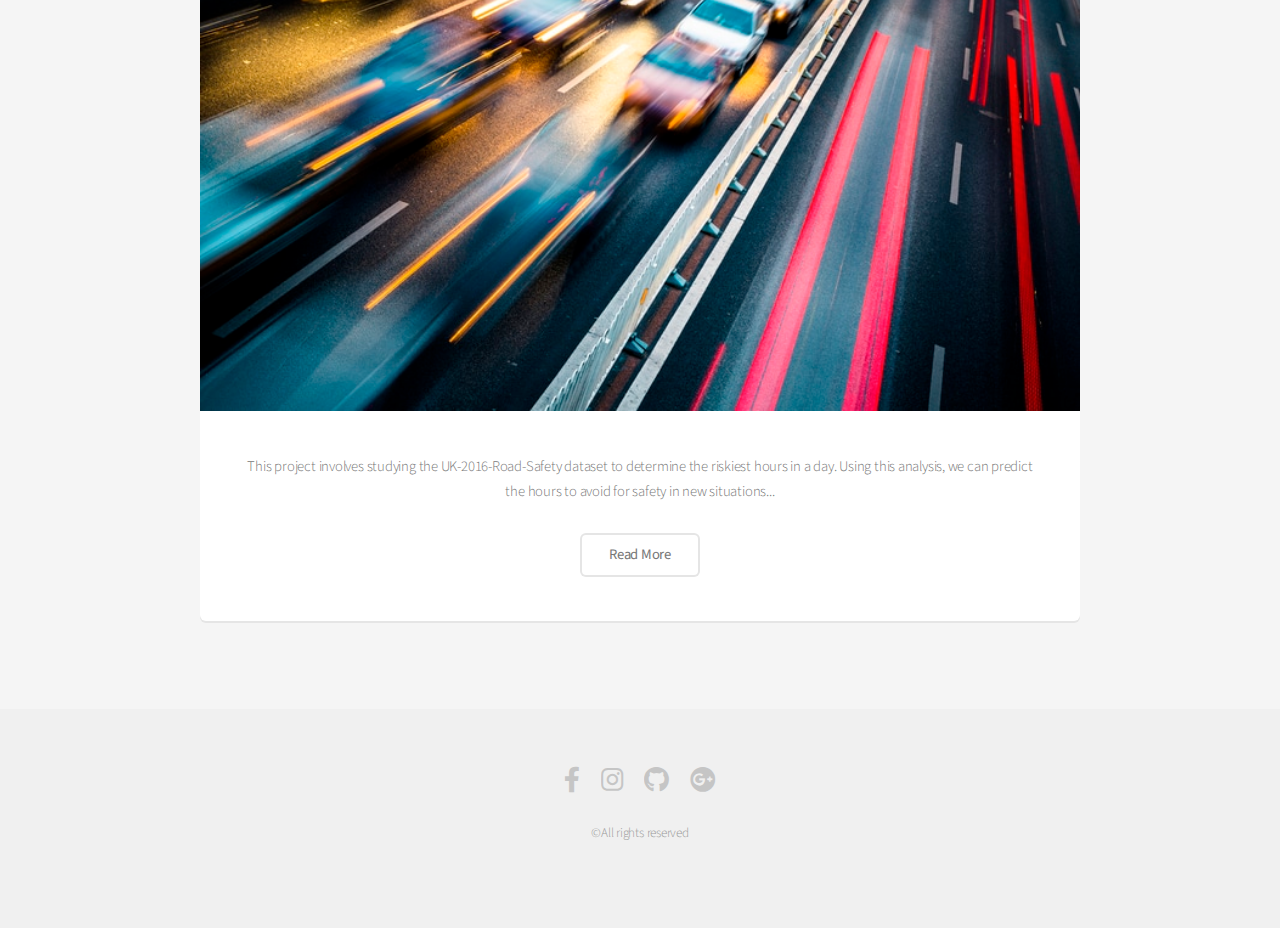
<file: Projects.html>
<!DOCTYPE HTML>
<html>
	<head>
		<title>Projects</title>
		<meta charset="utf-8" />
		<meta name="viewport" content="width=device-width, initial-scale=1, user-scalable=no" />
		<link rel="stylesheet" href="assets/css/main.css" />
	</head>
	<body class="is-preload">
		<div id="page-wrapper">

			<!-- Header -->
				<header id="header">
					<h1><a href="index.html">Dat'AK</a></h1>
					<nav id="nav">
						<ul>
							<li><a href="index.html">Home</a></li>
							<li>
								<a href="#" class="icon solid fa-angle-down">Menu</a>
								<ul>
									<li><a href="About Dat'AK.html">About Dat'AK</a></li>
									<li><a href="Ressources.html">Helpful Materials</a></li>
									<li><a href="Projects.html">Projects</a></li>
									<li><a href="contact.html">Contact</a></li>
								</ul>
							</li>
							
						</ul>
					</nav>
				</header>

			<!-- Main -->
				<section id="main" class="container">
					<header>
						<h2>Projects</h2>
						<p>Explore all of my projects here.</p>
					</header>
					<div class="row">
						<div class="col-12">

							<!-- Text -->
							<section class="box special">
								
								<h3>Building a multiclass classifier using CNNs for image classification</h3>
								<span class="image featured"><img src="images/CNN.jpg" alt="" /></span>
								<p>This project features a basic CNN model for sorting images into three groups. CNNs are showcased for their ability to automatically understand image details, making accurate classification easy and practical for everyday tasks...</p>
								<ul class="actions special">
									<li><a href="CNNs.html" class="button alt">Read More</a></li>
								</ul>
							</section>
						</div>
						
					</div>
					<div class="row">
						<div class="col-12">

							<!-- Text -->
							<section class="box special">
								
								<h3>Diabetes Prediction Analysis</h3>
								<span class="image featured"><img src="images/diabetes.png" alt="" /></span>
								<p>This project is all about figuring out if someone might have diabetes. We use different machine learning algorithms to make these predictions and see which one works the best....</p>
								<ul class="actions special">
									<li><a href="diabetes_.html" class="button alt">Read More</a></li>
								</ul>
							</section>
						</div>
					</div>
					<div class="row">
						<div class="col-12">

							<!-- Text -->
							<section class="box special">
								
								<h3>Credit Decision Automation</h3>
								<span class="image featured"><img src="images/credit.jpg" alt="" /></span>
								<p>We've used the power of data analysis to make smart decisions when customers apply for credit. Our machine learning algorithms are trained on the credit history of past customers, helping us decide who should get credit and who might need more evaluation...</p>
								<ul class="actions special">
									<li><a href="credit.html" class="button alt">Read More</a></li>
								</ul>
							</section>
						</div>
					</div>
					<div class="row">
						<div class="col-12">

							<!-- Text -->
							<section class="box special">
								
								<h3>Analyzing UK Road Safety Data 2016</h3>
								<span class="image featured"><img src="images/road safety.jpg" alt="" /></span>
								<p>This project involves studying the UK-2016-Road-Safety dataset to determine the riskiest hours in a day. Using this analysis, we can predict the hours to avoid for safety in new situations...</p>
								<ul class="actions special">
									<li><a href="road_safety.html" class="button alt">Read More</a></li>
								</ul>
							</section>
						</div>
					</div>
				</section>
			<!-- Footer -->
				<footer id="footer">
					<ul class="icons">
						<li><a href="https://www.facebook.com/profile.php?id=100083973133248" class="icon brands fa-facebook-f"><span class="label">Facebook</span></a></li>
						<li><a href="https://instagram.com/oussamaak94?igshid=OGQ5ZDc2ODk2ZA==" class="icon brands fa-instagram"><span class="label">Instagram</span></a></li>
						<li><a href="https://github.com/oussamaakdi" class="icon brands fa-github"><span class="label">Github</span></a></li>
						<li><a href="mailto: akdi5831@gmail.com" class="icon brands fa-google-plus"><span class="label">Google+</span></a></li>
					</ul>
					<ul class="copyright">
						<li>&copy;All rights reserved</li>
					</ul>
				</footer>

		</div>

		<!-- Scripts -->
			<script src="assets/js/jquery.min.js"></script>
			<script src="assets/js/jquery.dropotron.min.js"></script>
			<script src="assets/js/jquery.scrollex.min.js"></script>
			<script src="assets/js/browser.min.js"></script>
			<script src="assets/js/breakpoints.min.js"></script>
			<script src="assets/js/util.js"></script>
			<script src="assets/js/main.js"></script>

	</body>
</html>
</file>
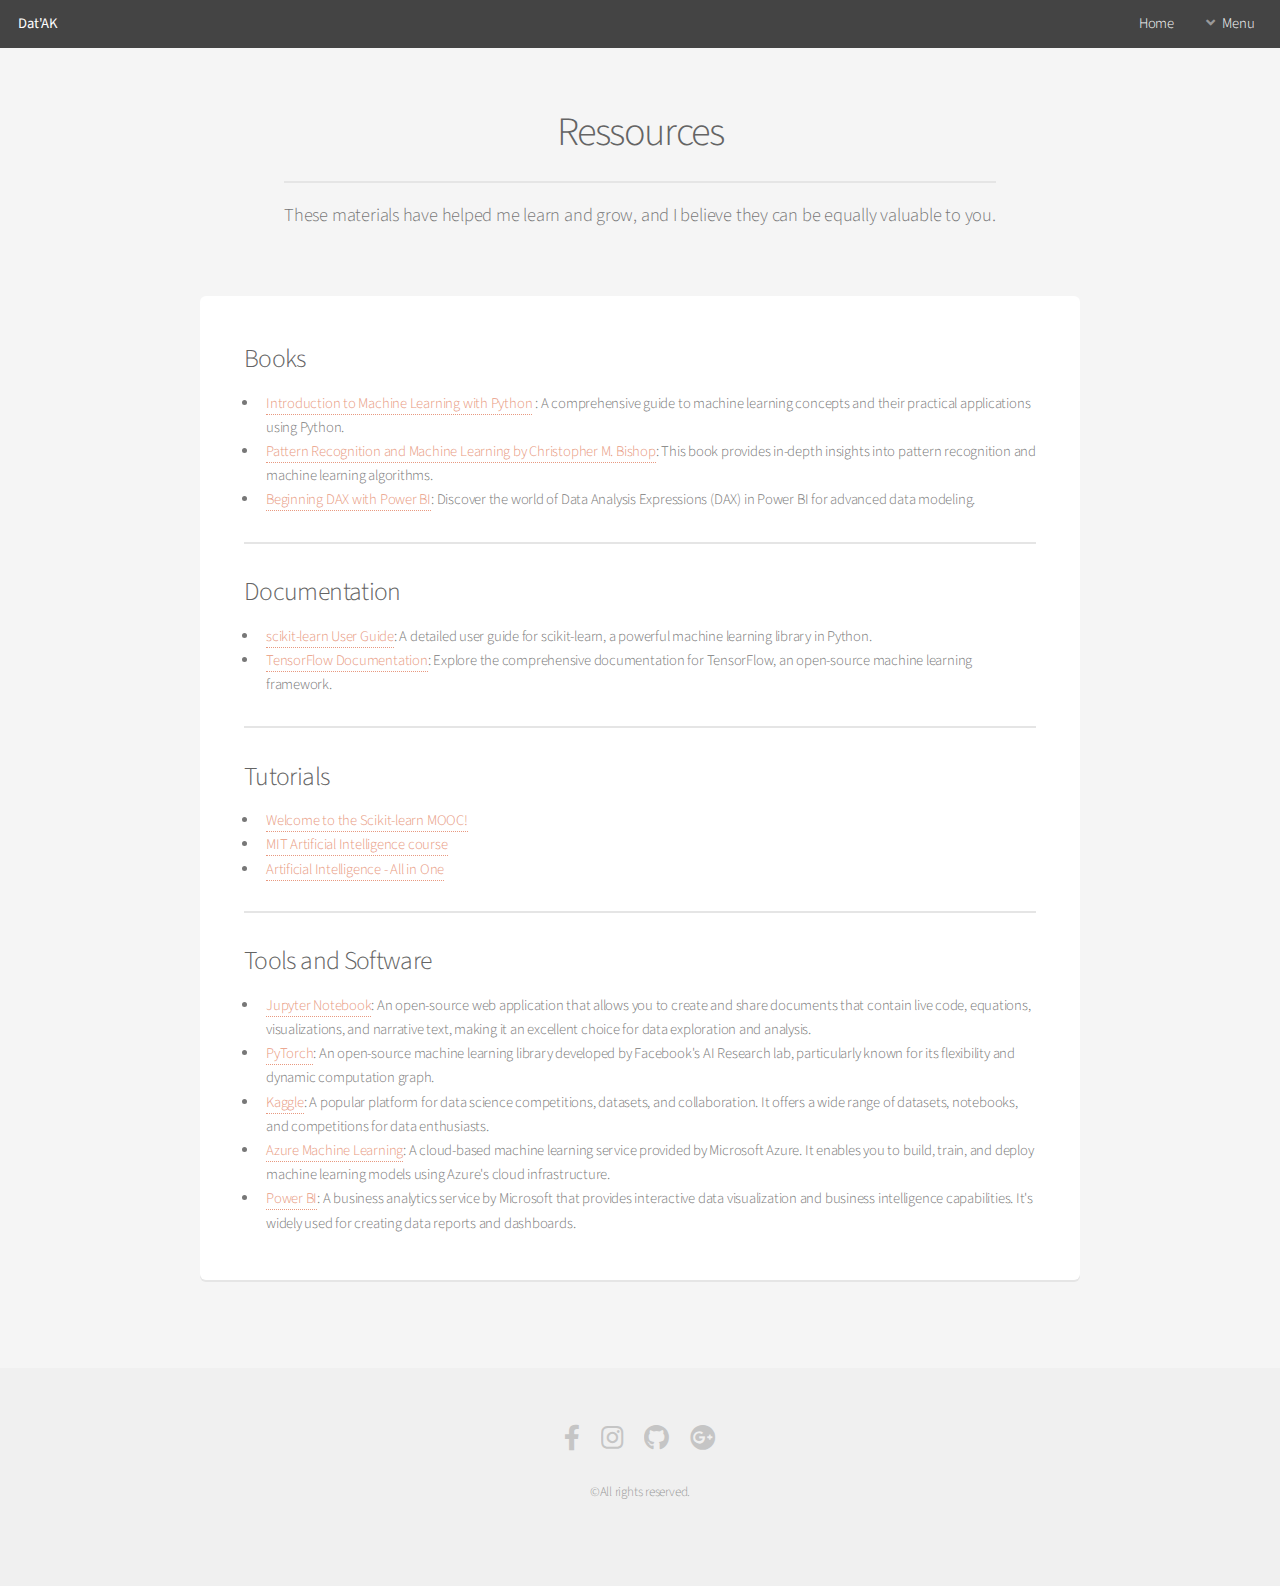
<file: Ressources.html>
<!DOCTYPE HTML>

<html>
	<head>
		<title>Helpful Materials</title>
		<meta charset="utf-8" />
		<meta name="viewport" content="width=device-width, initial-scale=1, user-scalable=no" />
		<link rel="stylesheet" href="assets/css/main.css" />
	</head>
	<body class="is-preload">
		<div id="page-wrapper">
			<!-- Header -->
				<header id="header">
					<h1><a href="index.html">Dat'AK</a></h1>
					<nav id="nav">
						<ul>
							<li><a href="index.html">Home</a></li>
							<li>
								<a href="#" class="icon solid fa-angle-down">Menu</a>
								<ul>
									<li><a href="About Dat'AK.html">About Dat'AK</a></li>
									<li><a href="Ressources.html">Helpful Materials</a></li>
									<li><a href="Projects.html">Projects</a></li>
									<li><a href="contact.html">Contact</a></li>
								</ul>
							</li>
							
						</ul>
					</nav>
				</header>

			<!-- Main -->
				<section id="main" class="container">
					<header>
						<h2>Ressources</h2>
						<p>These materials have helped me learn and grow, and I believe they can be equally valuable to you.</p>
					</header>
					<div class="row">
						<div class="col-12">

							<!-- Text -->
								<section class="box">
									<h3>Books</h3>
									<ul>
										<li><a href="https://www.nrigroupindia.com/e-book/Introduction%20to%20Machine%20Learning%20with%20Python%20(%20PDFDrive.com%20)-min.pdf">Introduction to Machine Learning with Python</a> : A comprehensive guide to machine learning concepts and their practical applications using Python.</li>
										<li><a href="http://users.isr.ist.utl.pt/~wurmd/Livros/school/Bishop%20-%20Pattern%20Recognition%20And%20Machine%20Learning%20-%20Springer%20%202006.pdf">Pattern Recognition and Machine Learning by Christopher M. Bishop</a>: This book provides in-depth insights into pattern recognition and machine learning algorithms.</li>
									    <li><a href="https://toaz.info/doc-view-2">Beginning DAX with Power BI</a>: Discover the world of Data Analysis Expressions (DAX) in Power BI for advanced data modeling.</li>
									</ul>
									
									<hr />
									<h3>Documentation</h3>
									<ul>
										<li><a href="https://scikit-learn.org/stable/">scikit-learn User Guide</a>:  A detailed user guide for scikit-learn, a powerful machine learning library in Python.</li>
										<li><a href="https://www.tensorflow.org/api_docs/python/tf">TensorFlow Documentation</a>: Explore the comprehensive documentation for TensorFlow, an open-source machine learning framework.</li>
									</ul>
									<hr>
									<h3>Tutorials</h3>
									<ul>
										<li><a href="https://www.youtube.com/watch?v=jkKO_q1D_-Y&list=PL2okA_2qDJ-m44KooOI7x8tu85wr4ez4f&ab_channel=InriaLearningLab">Welcome to the Scikit-learn MOOC!</a></li>
										<li><a href="https://www.youtube.com/watch?v=TjZBTDzGeGg&list=PLUl4u3cNGP63gFHB6xb-kVBiQHYe_4hSi&ab_channel=MITOpenCourseWare">MIT Artificial Intelligence course </a></li>
										<li><a href="https://www.youtube.com/@ArtificialIntelligenceAllinOne/playlists">Artificial Intelligence - All in One</a></li>
									</ul>
									<hr>
									<h3>Tools and Software</h3>
									<ul>
										<li><a href="https://jupyter.org/">Jupyter Notebook</a>: An open-source web application that allows you to create and share documents that contain live code, equations, visualizations, and narrative text, making it an excellent choice for data exploration and analysis.</li>
										<li><a href="https://pytorch.org/">PyTorch</a>:  An open-source machine learning library developed by Facebook's AI Research lab, particularly known for its flexibility and dynamic computation graph.</li>
									    <li><a href="https://www.kaggle.com/">Kaggle</a>: A popular platform for data science competitions, datasets, and collaboration. It offers a wide range of datasets, notebooks, and competitions for data enthusiasts.</li>
									    <li><a href="https://azure.microsoft.com/en-us/products/machine-learning/">Azure Machine Learning</a>: A cloud-based machine learning service provided by Microsoft Azure. It enables you to build, train, and deploy machine learning models using Azure's cloud infrastructure.</li>
									    <li><a href="https://powerbi.microsoft.com/fr-fr/">Power BI</a>: A business analytics service by Microsoft that provides interactive data visualization and business intelligence capabilities. It's widely used for creating data reports and dashboards.</li>
									</ul>



									

						</div>
					</div>
				</section>

			<!-- Footer -->
				<footer id="footer">
					<ul class="icons">
						<li><a href="https://www.facebook.com/profile.php?id=100083973133248" class="icon brands fa-facebook-f"><span class="label">Facebook</span></a></li>
						<li><a href="https://instagram.com/oussamaak94?igshid=OGQ5ZDc2ODk2ZA==" class="icon brands fa-instagram"><span class="label">Instagram</span></a></li>
						<li><a href="https://github.com/oussamaakdi" class="icon brands fa-github"><span class="label">Github</span></a></li>
						<li><a href="mailto: akdi5831@gmail.com" class="icon brands fa-google-plus"><span class="label">Google+</span></a></li>
					</ul>
					<ul class="copyright">
						<li>&copy;All rights reserved.</li>
					</ul>
				</footer>

		</div>

		<!-- Scripts -->
			<script src="assets/js/jquery.min.js"></script>
			<script src="assets/js/jquery.dropotron.min.js"></script>
			<script src="assets/js/jquery.scrollex.min.js"></script>
			<script src="assets/js/browser.min.js"></script>
			<script src="assets/js/breakpoints.min.js"></script>
			<script src="assets/js/util.js"></script>
			<script src="assets/js/main.js"></script>

	</body>
</html>
</file>
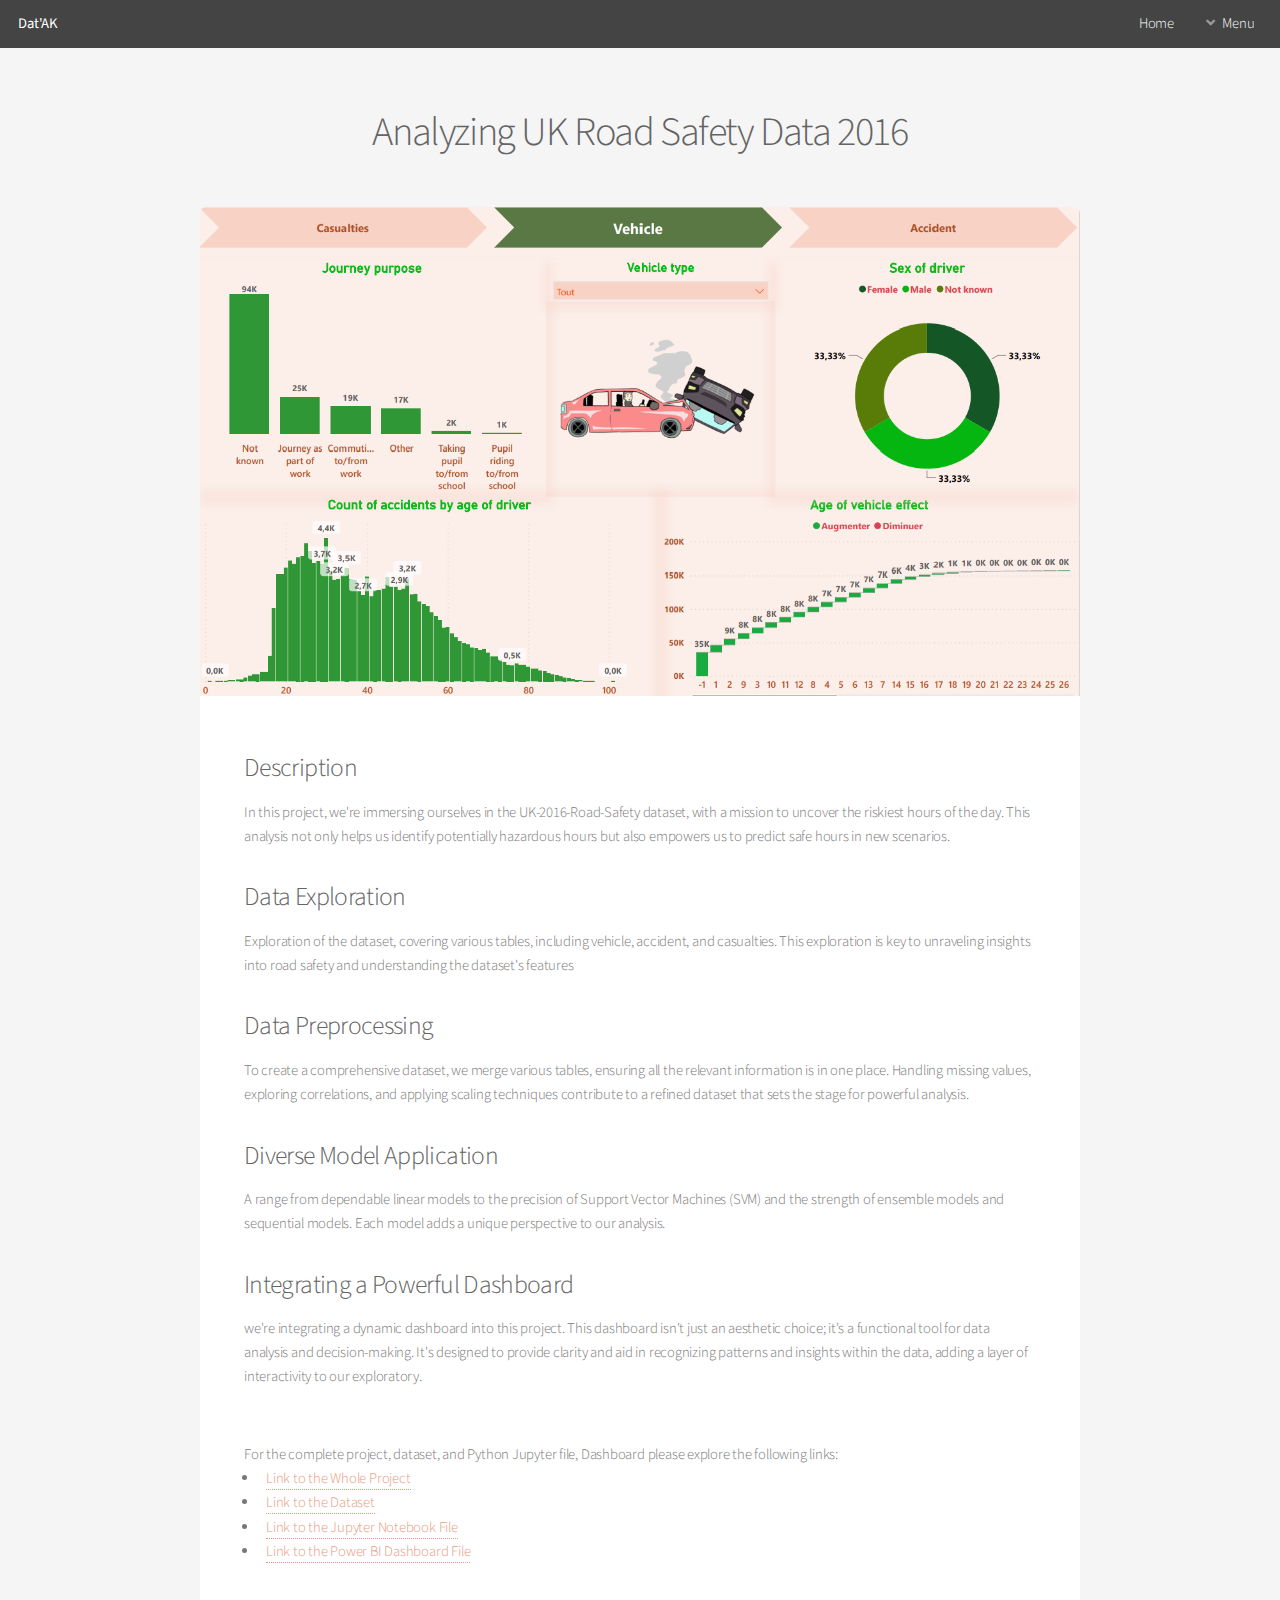
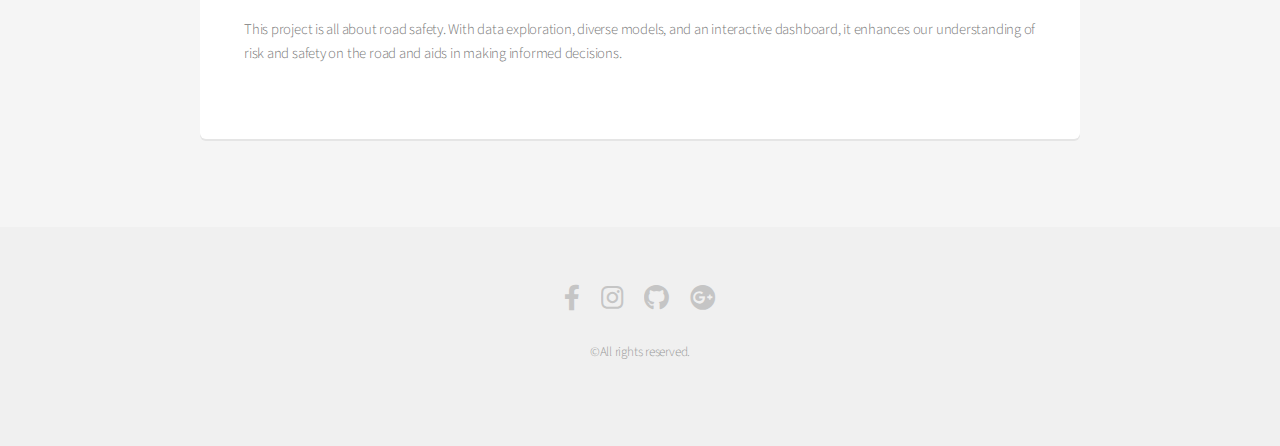
<file: road_safety.html>
<!DOCTYPE HTML>
<html>
	<head>
		<title>Dat'Ak</title>
		<meta charset="utf-8" />
		<meta name="viewport" content="width=device-width, initial-scale=1, user-scalable=no" />
		<link rel="stylesheet" href="assets/css/main.css" />
	</head>
	<body class="is-preload">
		<div id="page-wrapper">

			<!-- Header -->
			<header id="header">
				<h1><a href="index.html">Dat'AK</a></h1>
				<nav id="nav">
					<ul>
						<li><a href="index.html">Home</a></li>
						<li>
							<a href="#" class="icon solid fa-angle-down">Menu</a>
							<ul>
								<li><a href="About Dat'AK.html">About Dat'AK</a></li>
								<li><a href="Ressources.html">Helpful Materials</a></li>
								<li><a href="Projects.html">Projects</a></li>
								<li><a href="contact.html">Contact</a></li>
							</ul>
						</li>
						
					</ul>
				</nav>
			</header>

			<!-- Main -->
				<section id="main" class="container">
					<header>
						<h2>Analyzing UK Road Safety Data 2016</h2>
					</header>
					<div class="box">
						<span class="image featured"><img src="images/accident dashb.png" alt="" /></span>
						<h3>Description</h3>
						<p>In this project, we're immersing ourselves in the UK-2016-Road-Safety dataset, with a mission to uncover the riskiest hours of the day. This analysis not only helps us identify potentially hazardous hours but also empowers us to predict safe hours in new scenarios.</p>
						<div class="row">
							<div class="row-6 row-12-mobilep">
								<h3>Data Exploration</h3>
								<p>Exploration of the dataset, covering various tables, including vehicle, accident, and casualties. This exploration is key to unraveling insights into road safety and understanding the dataset's features</p>
							</div>
							<div class="row-6 row-12-mobilep">
								<h3>Data Preprocessing</h3>
								<p>To create a comprehensive dataset, we merge various tables, ensuring all the relevant information is in one place. Handling missing values, exploring correlations, and applying scaling techniques contribute to a refined dataset that sets the stage for powerful analysis.</p>
							</div>
							<div class="row-6 row-12-mobilep">
								<h3>Diverse Model Application</h3>
								<p>A range from dependable linear models to the precision of Support Vector Machines (SVM) and the strength of ensemble models and sequential models. Each model adds a unique perspective to our analysis.</p>
							</div>
							<div class="row-6 row-12-mobilep">
								<h3>Integrating a Powerful Dashboard</h3>
								<p>we're integrating a dynamic dashboard into this project. This dashboard isn't just an aesthetic choice; it's a functional tool for data analysis and decision-making. It's designed to provide clarity and aid in recognizing patterns and insights within the data, adding a layer of interactivity to our exploratory.</p>
							    <br> For the complete project, dataset, and Python Jupyter file, Dashboard please explore the following links:<br>
								<ul>
									<li><a href="https://github.com/oussamaakdi/Analysing_UK_2016_Road_Safety_Data">Link to the Whole Project</a> </li>
									<li><a href="https://github.com/oussamaakdi/Analysing_UK_2016_Road_Safety_Data/tree/main/UK_2016_Road_Safety_Data/Data">Link to the Dataset</a> </li>
									<li><a href="https://github.com/oussamaakdi/Analysing_UK_2016_Road_Safety_Data/blob/main/UK_2016_Road_Safety_Data/UK_2016_Road_Safety%20.ipynb">Link to the Jupyter Notebook File</a></li>
									<li><a href="https://github.com/oussamaakdi/Analysing_UK_2016_Road_Safety_Data/blob/main/UK_2016_Road_Safety_Data/UK_2016_Road_Safety_dashboard%20(1).pbix">Link to the Power BI Dashboard File</a></li>
								</ul><br>
								This project is all about road safety. With data exploration, diverse models, and an interactive dashboard, it enhances our understanding of risk and safety on the road and aids in making informed decisions.</p>
							</div>

						</div>
					</div>
				</section>

			<!-- Footer -->
				<footer id="footer">
					<ul class="icons">
						<li><a href="https://www.facebook.com/profile.php?id=100083973133248" class="icon brands fa-facebook-f"><span class="label">Facebook</span></a></li>
						<li><a href="https://instagram.com/oussamaak94?igshid=OGQ5ZDc2ODk2ZA==" class="icon brands fa-instagram"><span class="label">Instagram</span></a></li>
						<li><a href="https://github.com/oussamaakdi" class="icon brands fa-github"><span class="label">Github</span></a></li>
						<li><a href="mailto: akdi5831@gmail.com" class="icon brands fa-google-plus"><span class="label">Google+</span></a></li>
					</ul>
					<ul class="copyright">
						<li>&copy;All rights reserved.</li>
					</ul>
				</footer>

		</div>

		<!-- Scripts -->
			<script src="assets/js/jquery.min.js"></script>
			<script src="assets/js/jquery.dropotron.min.js"></script>
			<script src="assets/js/jquery.scrollex.min.js"></script>
			<script src="assets/js/browser.min.js"></script>
			<script src="assets/js/breakpoints.min.js"></script>
			<script src="assets/js/util.js"></script>
			<script src="assets/js/main.js"></script>

	</body>
</html>
</file>
<file: assets/css/main.css>
@import url("fontawesome-all.min.css");
@import url("https://fonts.googleapis.com/css?family=Source+Sans+Pro:300,400,300italic,400italic");

/*
	Alpha by HTML5 UP
	html5up.net | @ajlkn
	Free for personal and commercial use under the CCA 3.0 license (html5up.net/license)
*/

/* Reset */

/* Based on meyerweb.com/eric/tools/css/reset (v2.0 | 20110126 | License: public domain) */
	html, body, div, span, applet, object,
	iframe, h1, h2, h3, h4, h5, h6, p, blockquote,
	pre, a, abbr, acronym, address, big, cite,
	code, del, dfn, em, img, ins, kbd, q, s, samp,
	small, strike, strong, sub, sup, tt, var, b,
	u, i, center, dl, dt, dd, ol, ul, li, fieldset,
	form, label, legend, table, caption, tbody,
	tfoot, thead, tr, th, td, article, aside,
	canvas, details, embed, figure, figcaption,
	footer, header, hgroup, menu, nav, output, ruby,
	section, summary, time, mark, audio, video {
		margin: 0;
		padding: 0;
		border: 0;
		font-size: 100%;
		font: inherit;
		vertical-align: baseline;
	}
    
	.imagbox{
		height:1px;
	}
	article, aside, details, figcaption, figure,
	footer, header, hgroup, menu, nav, section {
		display: block;
	}

	body {
		line-height: 1;
	}

	ol, ul {
		list-style: none;
	}

	blockquote, q {
		quotes: none;
	}

		blockquote:before, blockquote:after, q:before, q:after {
			content: '';
			content: none;
		}

	table {
		border-collapse: collapse;
		border-spacing: 0;
	}

	body {
		-webkit-text-size-adjust: none;
	}

	mark {
		background-color: transparent;
		color: inherit;
	}

	input::-moz-focus-inner {
		border: 0;
		padding: 0;
	}

	input, select, textarea {
		-moz-appearance: none;
		-webkit-appearance: none;
		-ms-appearance: none;
		appearance: none;
	}

/* Basic */

	@-ms-viewport {
		width: device-width;
	}

	body {
		-ms-overflow-style: scrollbar;
	}

	@media screen and (max-width: 480px) {

		html, body {
			min-width: 320px;
		}

	}

	html {
		box-sizing: border-box;
	}

	*, *:before, *:after {
		box-sizing: inherit;
	}

	body {
		background: #f5f5f5;
	}

	body, input, select, textarea {
		color: #777;
		font-family: "Source Sans Pro", sans-serif;
		font-size: 16pt;
		font-weight: 300;
		line-height: 1.65em;
		letter-spacing: -0.015em;
	}

	a {
		-moz-transition: color 0.2s ease-in-out, border-bottom-color 0.2s ease-in-out;
		-webkit-transition: color 0.2s ease-in-out, border-bottom-color 0.2s ease-in-out;
		-ms-transition: color 0.2s ease-in-out, border-bottom-color 0.2s ease-in-out;
		transition: color 0.2s ease-in-out, border-bottom-color 0.2s ease-in-out;
		border-bottom: dotted 1px;
		color: #e89980;
		text-decoration: none;
	}

		a:hover {
			border-bottom-color: transparent;
		}

	strong, b {
		color: #646464;
		font-weight: 400;
	}

	em, i {
		font-style: italic;
	}

	p {
		margin: 0 0 2em 0;
	}

	h1, h2, h3, h4, h5, h6 {
		color: #646464;
		font-weight: 300;
		line-height: 1em;
		margin: 0 0 0.5em 0;
	}

		h1 a, h2 a, h3 a, h4 a, h5 a, h6 a {
			color: inherit;
			text-decoration: none;
		}

	h2 {
		font-size: 2.25em;
		line-height: 1.5em;
		letter-spacing: -0.035em;
	}

	h3 {
		font-size: 1.75em;
		line-height: 1.5em;
		letter-spacing: -0.025em;
	}

	h4 {
		font-size: 1.1em;
		line-height: 1.5em;
		letter-spacing: 0;
	}

	h5 {
		font-size: 0.9em;
		line-height: 1.5em;
		letter-spacing: 0;
	}

	h6 {
		font-size: 0.7em;
		line-height: 1.5em;
		letter-spacing: 0;
	}

	sub {
		font-size: 0.8em;
		position: relative;
		top: 0.5em;
	}

	sup {
		font-size: 0.8em;
		position: relative;
		top: -0.5em;
	}

	hr {
		border: 0;
		border-bottom: solid 2px #e5e5e5;
		margin: 2em 0;
	}

		hr.major {
			margin: 3em 0;
		}

	blockquote {
		border-left: solid 4px #e5e5e5;
		font-style: italic;
		margin: 0 0 2em 0;
		padding: 0.5em 0 0.5em 2em;
	}

	pre {
		-webkit-overflow-scrolling: touch;
		background: #f8f8f8;
		border-radius: 6px;
		border: solid 1px #e5e5e5;
		font-family: monospace;
		font-size: 0.9em;
		line-height: 1.75em;
		margin: 0 0 2em 0;
		overflow-x: auto;
		padding: 1em 1.5em;
	}

	code {
		background: #f8f8f8;
		border-radius: 6px;
		border: solid 1px #e5e5e5;
		font-family: monospace;
		font-size: 0.9em;
		margin: 0 0.25em;
		padding: 0.25em 0.65em;
	}

	.align-left {
		text-align: left;
	}

	.align-center {
		text-align: center;
	}

	.align-right {
		text-align: right;
	}

/* Row */

	.row {
		display: flex;
		flex-wrap: wrap;
		box-sizing: border-box;
		align-items: stretch;
	}

		.row > * {
			box-sizing: border-box;
		}

		.row.gtr-uniform > * > :last-child {
			margin-bottom: 0;
		}

		.row.aln-left {
			justify-content: flex-start;
		}

		.row.aln-center {
			justify-content: center;
		}

		.row.aln-right {
			justify-content: flex-end;
		}

		.row.aln-top {
			align-items: flex-start;
		}

		.row.aln-middle {
			align-items: center;
		}

		.row.aln-bottom {
			align-items: flex-end;
		}

		.row > .imp {
			order: -1;
		}

		.row > .col-1 {
			width: 8.33333%;
		}

		.row > .off-1 {
			margin-left: 8.33333%;
		}

		.row > .col-2 {
			width: 16.66667%;
		}

		.row > .off-2 {
			margin-left: 16.66667%;
		}

		.row > .col-3 {
			width: 25%;
		}

		.row > .off-3 {
			margin-left: 25%;
		}

		.row > .col-4 {
			width: 33.33333%;
		}

		.row > .off-4 {
			margin-left: 33.33333%;
		}

		.row > .col-5 {
			width: 41.66667%;
		}

		.row > .off-5 {
			margin-left: 41.66667%;
		}

		.row > .col-6 {
			width: 50%;
		}

		.row > .off-6 {
			margin-left: 50%;
		}

		.row > .col-7 {
			width: 58.33333%;
		}

		.row > .off-7 {
			margin-left: 58.33333%;
		}

		.row > .col-8 {
			width: 66.66667%;
		}

		.row > .off-8 {
			margin-left: 66.66667%;
		}

		.row > .col-9 {
			width: 75%;
		}

		.row > .off-9 {
			margin-left: 75%;
		}

		.row > .col-10 {
			width: 83.33333%;
		}

		.row > .off-10 {
			margin-left: 83.33333%;
		}

		.row > .col-11 {
			width: 91.66667%;
		}

		.row > .off-11 {
			margin-left: 91.66667%;
		}

		.row > .col-12 {
			width: 100%;
		}

		.row > .off-12 {
			margin-left: 100%;
		}

		.row.gtr-0 {
			margin-top: 0;
			margin-left: 0em;
		}

			.row.gtr-0 > * {
				padding: 0 0 0 0em;
			}

			.row.gtr-0.gtr-uniform {
				margin-top: 0em;
			}

				.row.gtr-0.gtr-uniform > * {
					padding-top: 0em;
				}

		.row.gtr-25 {
			margin-top: 0;
			margin-left: -0.5em;
		}

			.row.gtr-25 > * {
				padding: 0 0 0 0.5em;
			}

			.row.gtr-25.gtr-uniform {
				margin-top: -0.5em;
			}

				.row.gtr-25.gtr-uniform > * {
					padding-top: 0.5em;
				}

		.row.gtr-50 {
			margin-top: 0;
			margin-left: -1em;
		}

			.row.gtr-50 > * {
				padding: 0 0 0 1em;
			}

			.row.gtr-50.gtr-uniform {
				margin-top: -1em;
			}

				.row.gtr-50.gtr-uniform > * {
					padding-top: 1em;
				}

		.row {
			margin-top: 0;
			margin-left: -2em;
		}

			.row > * {
				padding: 0 0 0 2em;
			}

			.row.gtr-uniform {
				margin-top: -2em;
			}

				.row.gtr-uniform > * {
					padding-top: 2em;
				}

		.row.gtr-150 {
			margin-top: 0;
			margin-left: -3em;
		}

			.row.gtr-150 > * {
				padding: 0 0 0 3em;
			}

			.row.gtr-150.gtr-uniform {
				margin-top: -3em;
			}

				.row.gtr-150.gtr-uniform > * {
					padding-top: 3em;
				}

		.row.gtr-200 {
			margin-top: 0;
			margin-left: -4em;
		}

			.row.gtr-200 > * {
				padding: 0 0 0 4em;
			}

			.row.gtr-200.gtr-uniform {
				margin-top: -4em;
			}

				.row.gtr-200.gtr-uniform > * {
					padding-top: 4em;
				}

		@media screen and (max-width: 1680px) {

			.row {
				display: flex;
				flex-wrap: wrap;
				box-sizing: border-box;
				align-items: stretch;
			}

				.row > * {
					box-sizing: border-box;
				}

				.row.gtr-uniform > * > :last-child {
					margin-bottom: 0;
				}

				.row.aln-left {
					justify-content: flex-start;
				}

				.row.aln-center {
					justify-content: center;
				}

				.row.aln-right {
					justify-content: flex-end;
				}

				.row.aln-top {
					align-items: flex-start;
				}

				.row.aln-middle {
					align-items: center;
				}

				.row.aln-bottom {
					align-items: flex-end;
				}

				.row > .imp-wide {
					order: -1;
				}

				.row > .col-1-wide {
					width: 8.33333%;
				}

				.row > .off-1-wide {
					margin-left: 8.33333%;
				}

				.row > .col-2-wide {
					width: 16.66667%;
				}

				.row > .off-2-wide {
					margin-left: 16.66667%;
				}

				.row > .col-3-wide {
					width: 25%;
				}

				.row > .off-3-wide {
					margin-left: 25%;
				}

				.row > .col-4-wide {
					width: 33.33333%;
				}

				.row > .off-4-wide {
					margin-left: 33.33333%;
				}

				.row > .col-5-wide {
					width: 41.66667%;
				}

				.row > .off-5-wide {
					margin-left: 41.66667%;
				}

				.row > .col-6-wide {
					width: 50%;
				}

				.row > .off-6-wide {
					margin-left: 50%;
				}

				.row > .col-7-wide {
					width: 58.33333%;
				}

				.row > .off-7-wide {
					margin-left: 58.33333%;
				}

				.row > .col-8-wide {
					width: 66.66667%;
				}

				.row > .off-8-wide {
					margin-left: 66.66667%;
				}

				.row > .col-9-wide {
					width: 75%;
				}

				.row > .off-9-wide {
					margin-left: 75%;
				}

				.row > .col-10-wide {
					width: 83.33333%;
				}

				.row > .off-10-wide {
					margin-left: 83.33333%;
				}

				.row > .col-11-wide {
					width: 91.66667%;
				}

				.row > .off-11-wide {
					margin-left: 91.66667%;
				}

				.row > .col-12-wide {
					width: 100%;
				}

				.row > .off-12-wide {
					margin-left: 100%;
				}

				.row.gtr-0 {
					margin-top: 0;
					margin-left: 0em;
				}

					.row.gtr-0 > * {
						padding: 0 0 0 0em;
					}

					.row.gtr-0.gtr-uniform {
						margin-top: 0em;
					}

						.row.gtr-0.gtr-uniform > * {
							padding-top: 0em;
						}

				.row.gtr-25 {
					margin-top: 0;
					margin-left: -0.5em;
				}

					.row.gtr-25 > * {
						padding: 0 0 0 0.5em;
					}

					.row.gtr-25.gtr-uniform {
						margin-top: -0.5em;
					}

						.row.gtr-25.gtr-uniform > * {
							padding-top: 0.5em;
						}

				.row.gtr-50 {
					margin-top: 0;
					margin-left: -1em;
				}

					.row.gtr-50 > * {
						padding: 0 0 0 1em;
					}

					.row.gtr-50.gtr-uniform {
						margin-top: -1em;
					}

						.row.gtr-50.gtr-uniform > * {
							padding-top: 1em;
						}

				.row {
					margin-top: 0;
					margin-left: -2em;
				}

					.row > * {
						padding: 0 0 0 2em;
					}

					.row.gtr-uniform {
						margin-top: -2em;
					}

						.row.gtr-uniform > * {
							padding-top: 2em;
						}

				.row.gtr-150 {
					margin-top: 0;
					margin-left: -3em;
				}

					.row.gtr-150 > * {
						padding: 0 0 0 3em;
					}

					.row.gtr-150.gtr-uniform {
						margin-top: -3em;
					}

						.row.gtr-150.gtr-uniform > * {
							padding-top: 3em;
						}

				.row.gtr-200 {
					margin-top: 0;
					margin-left: -4em;
				}

					.row.gtr-200 > * {
						padding: 0 0 0 4em;
					}

					.row.gtr-200.gtr-uniform {
						margin-top: -4em;
					}

						.row.gtr-200.gtr-uniform > * {
							padding-top: 4em;
						}

		}

		@media screen and (max-width: 1280px) {

			.row {
				display: flex;
				flex-wrap: wrap;
				box-sizing: border-box;
				align-items: stretch;
			}

				.row > * {
					box-sizing: border-box;
				}

				.row.gtr-uniform > * > :last-child {
					margin-bottom: 0;
				}

				.row.aln-left {
					justify-content: flex-start;
				}

				.row.aln-center {
					justify-content: center;
				}

				.row.aln-right {
					justify-content: flex-end;
				}

				.row.aln-top {
					align-items: flex-start;
				}

				.row.aln-middle {
					align-items: center;
				}

				.row.aln-bottom {
					align-items: flex-end;
				}

				.row > .imp-normal {
					order: -1;
				}

				.row > .col-1-normal {
					width: 8.33333%;
				}

				.row > .off-1-normal {
					margin-left: 8.33333%;
				}

				.row > .col-2-normal {
					width: 16.66667%;
				}

				.row > .off-2-normal {
					margin-left: 16.66667%;
				}

				.row > .col-3-normal {
					width: 25%;
				}

				.row > .off-3-normal {
					margin-left: 25%;
				}

				.row > .col-4-normal {
					width: 33.33333%;
				}

				.row > .off-4-normal {
					margin-left: 33.33333%;
				}

				.row > .col-5-normal {
					width: 41.66667%;
				}

				.row > .off-5-normal {
					margin-left: 41.66667%;
				}

				.row > .col-6-normal {
					width: 50%;
				}

				.row > .off-6-normal {
					margin-left: 50%;
				}

				.row > .col-7-normal {
					width: 58.33333%;
				}

				.row > .off-7-normal {
					margin-left: 58.33333%;
				}

				.row > .col-8-normal {
					width: 66.66667%;
				}

				.row > .off-8-normal {
					margin-left: 66.66667%;
				}

				.row > .col-9-normal {
					width: 75%;
				}

				.row > .off-9-normal {
					margin-left: 75%;
				}

				.row > .col-10-normal {
					width: 83.33333%;
				}

				.row > .off-10-normal {
					margin-left: 83.33333%;
				}

				.row > .col-11-normal {
					width: 91.66667%;
				}

				.row > .off-11-normal {
					margin-left: 91.66667%;
				}

				.row > .col-12-normal {
					width: 100%;
				}

				.row > .off-12-normal {
					margin-left: 100%;
				}

				.row.gtr-0 {
					margin-top: 0;
					margin-left: 0em;
				}

					.row.gtr-0 > * {
						padding: 0 0 0 0em;
					}

					.row.gtr-0.gtr-uniform {
						margin-top: 0em;
					}

						.row.gtr-0.gtr-uniform > * {
							padding-top: 0em;
						}

				.row.gtr-25 {
					margin-top: 0;
					margin-left: -0.5em;
				}

					.row.gtr-25 > * {
						padding: 0 0 0 0.5em;
					}

					.row.gtr-25.gtr-uniform {
						margin-top: -0.5em;
					}

						.row.gtr-25.gtr-uniform > * {
							padding-top: 0.5em;
						}

				.row.gtr-50 {
					margin-top: 0;
					margin-left: -1em;
				}

					.row.gtr-50 > * {
						padding: 0 0 0 1em;
					}

					.row.gtr-50.gtr-uniform {
						margin-top: -1em;
					}

						.row.gtr-50.gtr-uniform > * {
							padding-top: 1em;
						}

				.row {
					margin-top: 0;
					margin-left: -2em;
				}

					.row > * {
						padding: 0 0 0 2em;
					}

					.row.gtr-uniform {
						margin-top: -2em;
					}

						.row.gtr-uniform > * {
							padding-top: 2em;
						}

				.row.gtr-150 {
					margin-top: 0;
					margin-left: -3em;
				}

					.row.gtr-150 > * {
						padding: 0 0 0 3em;
					}

					.row.gtr-150.gtr-uniform {
						margin-top: -3em;
					}

						.row.gtr-150.gtr-uniform > * {
							padding-top: 3em;
						}

				.row.gtr-200 {
					margin-top: 0;
					margin-left: -4em;
				}

					.row.gtr-200 > * {
						padding: 0 0 0 4em;
					}

					.row.gtr-200.gtr-uniform {
						margin-top: -4em;
					}

						.row.gtr-200.gtr-uniform > * {
							padding-top: 4em;
						}

		}

		@media screen and (max-width: 980px) {

			.row {
				display: flex;
				flex-wrap: wrap;
				box-sizing: border-box;
				align-items: stretch;
			}

				.row > * {
					box-sizing: border-box;
				}

				.row.gtr-uniform > * > :last-child {
					margin-bottom: 0;
				}

				.row.aln-left {
					justify-content: flex-start;
				}

				.row.aln-center {
					justify-content: center;
				}

				.row.aln-right {
					justify-content: flex-end;
				}

				.row.aln-top {
					align-items: flex-start;
				}

				.row.aln-middle {
					align-items: center;
				}

				.row.aln-bottom {
					align-items: flex-end;
				}

				.row > .imp-narrow {
					order: -1;
				}

				.row > .col-1-narrow {
					width: 8.33333%;
				}

				.row > .off-1-narrow {
					margin-left: 8.33333%;
				}

				.row > .col-2-narrow {
					width: 16.66667%;
				}

				.row > .off-2-narrow {
					margin-left: 16.66667%;
				}

				.row > .col-3-narrow {
					width: 25%;
				}

				.row > .off-3-narrow {
					margin-left: 25%;
				}

				.row > .col-4-narrow {
					width: 33.33333%;
				}

				.row > .off-4-narrow {
					margin-left: 33.33333%;
				}

				.row > .col-5-narrow {
					width: 41.66667%;
				}

				.row > .off-5-narrow {
					margin-left: 41.66667%;
				}

				.row > .col-6-narrow {
					width: 50%;
				}

				.row > .off-6-narrow {
					margin-left: 50%;
				}

				.row > .col-7-narrow {
					width: 58.33333%;
				}

				.row > .off-7-narrow {
					margin-left: 58.33333%;
				}

				.row > .col-8-narrow {
					width: 66.66667%;
				}

				.row > .off-8-narrow {
					margin-left: 66.66667%;
				}

				.row > .col-9-narrow {
					width: 75%;
				}

				.row > .off-9-narrow {
					margin-left: 75%;
				}

				.row > .col-10-narrow {
					width: 83.33333%;
				}

				.row > .off-10-narrow {
					margin-left: 83.33333%;
				}

				.row > .col-11-narrow {
					width: 91.66667%;
				}

				.row > .off-11-narrow {
					margin-left: 91.66667%;
				}

				.row > .col-12-narrow {
					width: 100%;
				}

				.row > .off-12-narrow {
					margin-left: 100%;
				}

				.row.gtr-0 {
					margin-top: 0;
					margin-left: 0em;
				}

					.row.gtr-0 > * {
						padding: 0 0 0 0em;
					}

					.row.gtr-0.gtr-uniform {
						margin-top: 0em;
					}

						.row.gtr-0.gtr-uniform > * {
							padding-top: 0em;
						}

				.row.gtr-25 {
					margin-top: 0;
					margin-left: -0.5em;
				}

					.row.gtr-25 > * {
						padding: 0 0 0 0.5em;
					}

					.row.gtr-25.gtr-uniform {
						margin-top: -0.5em;
					}

						.row.gtr-25.gtr-uniform > * {
							padding-top: 0.5em;
						}

				.row.gtr-50 {
					margin-top: 0;
					margin-left: -1em;
				}

					.row.gtr-50 > * {
						padding: 0 0 0 1em;
					}

					.row.gtr-50.gtr-uniform {
						margin-top: -1em;
					}

						.row.gtr-50.gtr-uniform > * {
							padding-top: 1em;
						}

				.row {
					margin-top: 0;
					margin-left: -2em;
				}

					.row > * {
						padding: 0 0 0 2em;
					}

					.row.gtr-uniform {
						margin-top: -2em;
					}

						.row.gtr-uniform > * {
							padding-top: 2em;
						}

				.row.gtr-150 {
					margin-top: 0;
					margin-left: -3em;
				}

					.row.gtr-150 > * {
						padding: 0 0 0 3em;
					}

					.row.gtr-150.gtr-uniform {
						margin-top: -3em;
					}

						.row.gtr-150.gtr-uniform > * {
							padding-top: 3em;
						}

				.row.gtr-200 {
					margin-top: 0;
					margin-left: -4em;
				}

					.row.gtr-200 > * {
						padding: 0 0 0 4em;
					}

					.row.gtr-200.gtr-uniform {
						margin-top: -4em;
					}

						.row.gtr-200.gtr-uniform > * {
							padding-top: 4em;
						}

		}

		@media screen and (max-width: 840px) {

			.row {
				display: flex;
				flex-wrap: wrap;
				box-sizing: border-box;
				align-items: stretch;
			}

				.row > * {
					box-sizing: border-box;
				}

				.row.gtr-uniform > * > :last-child {
					margin-bottom: 0;
				}

				.row.aln-left {
					justify-content: flex-start;
				}

				.row.aln-center {
					justify-content: center;
				}

				.row.aln-right {
					justify-content: flex-end;
				}

				.row.aln-top {
					align-items: flex-start;
				}

				.row.aln-middle {
					align-items: center;
				}

				.row.aln-bottom {
					align-items: flex-end;
				}

				.row > .imp-narrower {
					order: -1;
				}

				.row > .col-1-narrower {
					width: 8.33333%;
				}

				.row > .off-1-narrower {
					margin-left: 8.33333%;
				}

				.row > .col-2-narrower {
					width: 16.66667%;
				}

				.row > .off-2-narrower {
					margin-left: 16.66667%;
				}

				.row > .col-3-narrower {
					width: 25%;
				}

				.row > .off-3-narrower {
					margin-left: 25%;
				}

				.row > .col-4-narrower {
					width: 33.33333%;
				}

				.row > .off-4-narrower {
					margin-left: 33.33333%;
				}

				.row > .col-5-narrower {
					width: 41.66667%;
				}

				.row > .off-5-narrower {
					margin-left: 41.66667%;
				}

				.row > .col-6-narrower {
					width: 50%;
				}

				.row > .off-6-narrower {
					margin-left: 50%;
				}

				.row > .col-7-narrower {
					width: 58.33333%;
				}

				.row > .off-7-narrower {
					margin-left: 58.33333%;
				}

				.row > .col-8-narrower {
					width: 66.66667%;
				}

				.row > .off-8-narrower {
					margin-left: 66.66667%;
				}

				.row > .col-9-narrower {
					width: 75%;
				}

				.row > .off-9-narrower {
					margin-left: 75%;
				}

				.row > .col-10-narrower {
					width: 83.33333%;
				}

				.row > .off-10-narrower {
					margin-left: 83.33333%;
				}

				.row > .col-11-narrower {
					width: 91.66667%;
				}

				.row > .off-11-narrower {
					margin-left: 91.66667%;
				}

				.row > .col-12-narrower {
					width: 100%;
				}

				.row > .off-12-narrower {
					margin-left: 100%;
				}

				.row.gtr-0 {
					margin-top: 0;
					margin-left: 0em;
				}

					.row.gtr-0 > * {
						padding: 0 0 0 0em;
					}

					.row.gtr-0.gtr-uniform {
						margin-top: 0em;
					}

						.row.gtr-0.gtr-uniform > * {
							padding-top: 0em;
						}

				.row.gtr-25 {
					margin-top: 0;
					margin-left: -0.5em;
				}

					.row.gtr-25 > * {
						padding: 0 0 0 0.5em;
					}

					.row.gtr-25.gtr-uniform {
						margin-top: -0.5em;
					}

						.row.gtr-25.gtr-uniform > * {
							padding-top: 0.5em;
						}

				.row.gtr-50 {
					margin-top: 0;
					margin-left: -1em;
				}

					.row.gtr-50 > * {
						padding: 0 0 0 1em;
					}

					.row.gtr-50.gtr-uniform {
						margin-top: -1em;
					}

						.row.gtr-50.gtr-uniform > * {
							padding-top: 1em;
						}

				.row {
					margin-top: 0;
					margin-left: -2em;
				}

					.row > * {
						padding: 0 0 0 2em;
					}

					.row.gtr-uniform {
						margin-top: -2em;
					}

						.row.gtr-uniform > * {
							padding-top: 2em;
						}

				.row.gtr-150 {
					margin-top: 0;
					margin-left: -3em;
				}

					.row.gtr-150 > * {
						padding: 0 0 0 3em;
					}

					.row.gtr-150.gtr-uniform {
						margin-top: -3em;
					}

						.row.gtr-150.gtr-uniform > * {
							padding-top: 3em;
						}

				.row.gtr-200 {
					margin-top: 0;
					margin-left: -4em;
				}

					.row.gtr-200 > * {
						padding: 0 0 0 4em;
					}

					.row.gtr-200.gtr-uniform {
						margin-top: -4em;
					}

						.row.gtr-200.gtr-uniform > * {
							padding-top: 4em;
						}

		}

		@media screen and (max-width: 736px) {

			.row {
				display: flex;
				flex-wrap: wrap;
				box-sizing: border-box;
				align-items: stretch;
			}

				.row > * {
					box-sizing: border-box;
				}

				.row.gtr-uniform > * > :last-child {
					margin-bottom: 0;
				}

				.row.aln-left {
					justify-content: flex-start;
				}

				.row.aln-center {
					justify-content: center;
				}

				.row.aln-right {
					justify-content: flex-end;
				}

				.row.aln-top {
					align-items: flex-start;
				}

				.row.aln-middle {
					align-items: center;
				}

				.row.aln-bottom {
					align-items: flex-end;
				}

				.row > .imp-mobile {
					order: -1;
				}

				.row > .col-1-mobile {
					width: 8.33333%;
				}

				.row > .off-1-mobile {
					margin-left: 8.33333%;
				}

				.row > .col-2-mobile {
					width: 16.66667%;
				}

				.row > .off-2-mobile {
					margin-left: 16.66667%;
				}

				.row > .col-3-mobile {
					width: 25%;
				}

				.row > .off-3-mobile {
					margin-left: 25%;
				}

				.row > .col-4-mobile {
					width: 33.33333%;
				}

				.row > .off-4-mobile {
					margin-left: 33.33333%;
				}

				.row > .col-5-mobile {
					width: 41.66667%;
				}

				.row > .off-5-mobile {
					margin-left: 41.66667%;
				}

				.row > .col-6-mobile {
					width: 50%;
				}

				.row > .off-6-mobile {
					margin-left: 50%;
				}

				.row > .col-7-mobile {
					width: 58.33333%;
				}

				.row > .off-7-mobile {
					margin-left: 58.33333%;
				}

				.row > .col-8-mobile {
					width: 66.66667%;
				}

				.row > .off-8-mobile {
					margin-left: 66.66667%;
				}

				.row > .col-9-mobile {
					width: 75%;
				}

				.row > .off-9-mobile {
					margin-left: 75%;
				}

				.row > .col-10-mobile {
					width: 83.33333%;
				}

				.row > .off-10-mobile {
					margin-left: 83.33333%;
				}

				.row > .col-11-mobile {
					width: 91.66667%;
				}

				.row > .off-11-mobile {
					margin-left: 91.66667%;
				}

				.row > .col-12-mobile {
					width: 100%;
				}

				.row > .off-12-mobile {
					margin-left: 100%;
				}

				.row.gtr-0 {
					margin-top: 0;
					margin-left: 0em;
				}

					.row.gtr-0 > * {
						padding: 0 0 0 0em;
					}

					.row.gtr-0.gtr-uniform {
						margin-top: 0em;
					}

						.row.gtr-0.gtr-uniform > * {
							padding-top: 0em;
						}

				.row.gtr-25 {
					margin-top: 0;
					margin-left: -0.5em;
				}

					.row.gtr-25 > * {
						padding: 0 0 0 0.5em;
					}

					.row.gtr-25.gtr-uniform {
						margin-top: -0.5em;
					}

						.row.gtr-25.gtr-uniform > * {
							padding-top: 0.5em;
						}

				.row.gtr-50 {
					margin-top: 0;
					margin-left: -1em;
				}

					.row.gtr-50 > * {
						padding: 0 0 0 1em;
					}

					.row.gtr-50.gtr-uniform {
						margin-top: -1em;
					}

						.row.gtr-50.gtr-uniform > * {
							padding-top: 1em;
						}

				.row {
					margin-top: 0;
					margin-left: -2em;
				}

					.row > * {
						padding: 0 0 0 2em;
					}

					.row.gtr-uniform {
						margin-top: -2em;
					}

						.row.gtr-uniform > * {
							padding-top: 2em;
						}

				.row.gtr-150 {
					margin-top: 0;
					margin-left: -3em;
				}

					.row.gtr-150 > * {
						padding: 0 0 0 3em;
					}

					.row.gtr-150.gtr-uniform {
						margin-top: -3em;
					}

						.row.gtr-150.gtr-uniform > * {
							padding-top: 3em;
						}

				.row.gtr-200 {
					margin-top: 0;
					margin-left: -4em;
				}

					.row.gtr-200 > * {
						padding: 0 0 0 4em;
					}

					.row.gtr-200.gtr-uniform {
						margin-top: -4em;
					}

						.row.gtr-200.gtr-uniform > * {
							padding-top: 4em;
						}

		}

		@media screen and (max-width: 480px) {

			.row {
				display: flex;
				flex-wrap: wrap;
				box-sizing: border-box;
				align-items: stretch;
			}

				.row > * {
					box-sizing: border-box;
				}

				.row.gtr-uniform > * > :last-child {
					margin-bottom: 0;
				}

				.row.aln-left {
					justify-content: flex-start;
				}

				.row.aln-center {
					justify-content: center;
				}

				.row.aln-right {
					justify-content: flex-end;
				}

				.row.aln-top {
					align-items: flex-start;
				}

				.row.aln-middle {
					align-items: center;
				}

				.row.aln-bottom {
					align-items: flex-end;
				}

				.row > .imp-mobilep {
					order: -1;
				}

				.row > .col-1-mobilep {
					width: 8.33333%;
				}

				.row > .off-1-mobilep {
					margin-left: 8.33333%;
				}

				.row > .col-2-mobilep {
					width: 16.66667%;
				}

				.row > .off-2-mobilep {
					margin-left: 16.66667%;
				}

				.row > .col-3-mobilep {
					width: 25%;
				}

				.row > .off-3-mobilep {
					margin-left: 25%;
				}

				.row > .col-4-mobilep {
					width: 33.33333%;
				}

				.row > .off-4-mobilep {
					margin-left: 33.33333%;
				}

				.row > .col-5-mobilep {
					width: 41.66667%;
				}

				.row > .off-5-mobilep {
					margin-left: 41.66667%;
				}

				.row > .col-6-mobilep {
					width: 50%;
				}

				.row > .off-6-mobilep {
					margin-left: 50%;
				}

				.row > .col-7-mobilep {
					width: 58.33333%;
				}

				.row > .off-7-mobilep {
					margin-left: 58.33333%;
				}

				.row > .col-8-mobilep {
					width: 66.66667%;
				}

				.row > .off-8-mobilep {
					margin-left: 66.66667%;
				}

				.row > .col-9-mobilep {
					width: 75%;
				}

				.row > .off-9-mobilep {
					margin-left: 75%;
				}

				.row > .col-10-mobilep {
					width: 83.33333%;
				}

				.row > .off-10-mobilep {
					margin-left: 83.33333%;
				}

				.row > .col-11-mobilep {
					width: 91.66667%;
				}

				.row > .off-11-mobilep {
					margin-left: 91.66667%;
				}

				.row > .col-12-mobilep {
					width: 100%;
				}

				.row > .off-12-mobilep {
					margin-left: 100%;
				}

				.row.gtr-0 {
					margin-top: 0;
					margin-left: 0em;
				}

					.row.gtr-0 > * {
						padding: 0 0 0 0em;
					}

					.row.gtr-0.gtr-uniform {
						margin-top: 0em;
					}

						.row.gtr-0.gtr-uniform > * {
							padding-top: 0em;
						}

				.row.gtr-25 {
					margin-top: 0;
					margin-left: -0.5em;
				}

					.row.gtr-25 > * {
						padding: 0 0 0 0.5em;
					}

					.row.gtr-25.gtr-uniform {
						margin-top: -0.5em;
					}

						.row.gtr-25.gtr-uniform > * {
							padding-top: 0.5em;
						}

				.row.gtr-50 {
					margin-top: 0;
					margin-left: -1em;
				}

					.row.gtr-50 > * {
						padding: 0 0 0 1em;
					}

					.row.gtr-50.gtr-uniform {
						margin-top: -1em;
					}

						.row.gtr-50.gtr-uniform > * {
							padding-top: 1em;
						}

				.row {
					margin-top: 0;
					margin-left: -2em;
				}

					.row > * {
						padding: 0 0 0 2em;
					}

					.row.gtr-uniform {
						margin-top: -2em;
					}

						.row.gtr-uniform > * {
							padding-top: 2em;
						}

				.row.gtr-150 {
					margin-top: 0;
					margin-left: -3em;
				}

					.row.gtr-150 > * {
						padding: 0 0 0 3em;
					}

					.row.gtr-150.gtr-uniform {
						margin-top: -3em;
					}

						.row.gtr-150.gtr-uniform > * {
							padding-top: 3em;
						}

				.row.gtr-200 {
					margin-top: 0;
					margin-left: -4em;
				}

					.row.gtr-200 > * {
						padding: 0 0 0 4em;
					}

					.row.gtr-200.gtr-uniform {
						margin-top: -4em;
					}

						.row.gtr-200.gtr-uniform > * {
							padding-top: 4em;
						}

		}

/* Container */

	.container {
		margin: 0 auto;
		max-width: calc(100% - 5em);
		width: 60em;
	}

		.container.xsmall {
			width: 15em;
		}

		.container.small {
			width: 30em;
		}

		.container.medium {
			width: 45em;
		}

		.container.large {
			width: 75em;
		}

		.container.xlarge {
			width: 90em;
		}

		.container.max {
			width: 100%;
		}

		@media screen and (max-width: 840px) {

			.container {
				width: 100% !important;
			}

		}

		@media screen and (max-width: 736px) {

			.container {
				max-width: 100%;
			}

		}

/* Section/Article */

	section.special, article.special {
		text-align: center;
	}

	header p {
		color: #999;
		position: relative;
		margin: 0 0 1.5em 0;
		font-style: italic;
	}

	header h2 + p {
		font-size: 1.25em;
		margin-top: -1em;
		line-height: 1.5em;
	}

	header h3 + p {
		font-size: 1.1em;
		margin-top: -0.85em;
		line-height: 1.5em;
	}

	header h4 + p,
	header h5 + p,
	header h6 + p {
		font-size: 0.8em;
		margin-top: -0.5em;
		line-height: 1.5em;
	}

	header.major {
		padding: 1em 0;
		text-align: center;
	}

		header.major h2 {
			margin: 0;
		}

		header.major p {
			display: inline-block;
			border-top: solid 2px #e5e5e5;
			color: #777;
			margin: 1.5em 0 0 0;
			padding: 1.5em 0 0 0;
			font-style: normal;
		}

/* Form */

	form {
		margin: 0 0 2em 0;
	}

	label {
		color: #646464;
		display: block;
		font-size: 0.9em;
		font-weight: 300;
		margin: 0 0 1em 0;
	}

	input[type="text"],
	input[type="password"],
	input[type="email"],
	select,
	textarea {
		-moz-appearance: none;
		-webkit-appearance: none;
		-ms-appearance: none;
		appearance: none;
		background-color: #f8f8f8;
		border-radius: 6px;
		border: solid 1px #e5e5e5;
		color: inherit;
		display: block;
		outline: 0;
		padding: 0 1em;
		text-decoration: none;
		width: 100%;
	}

		input[type="text"]:invalid,
		input[type="password"]:invalid,
		input[type="email"]:invalid,
		select:invalid,
		textarea:invalid {
			box-shadow: none;
		}

		input[type="text"]:focus,
		input[type="password"]:focus,
		input[type="email"]:focus,
		select:focus,
		textarea:focus {
			border-color: #e89980;
			box-shadow: 0 0 0 2px #e89980;
		}

	select {
		background-image: url("data:image/svg+xml;charset=utf8,%3Csvg xmlns='http://www.w3.org/2000/svg' width='40' height='40' preserveAspectRatio='none' viewBox='0 0 40 40'%3E%3Cpath d='M9.4,12.3l10.4,10.4l10.4-10.4c0.2-0.2,0.5-0.4,0.9-0.4c0.3,0,0.6,0.1,0.9,0.4l3.3,3.3c0.2,0.2,0.4,0.5,0.4,0.9 c0,0.4-0.1,0.6-0.4,0.9L20.7,31.9c-0.2,0.2-0.5,0.4-0.9,0.4c-0.3,0-0.6-0.1-0.9-0.4L4.3,17.3c-0.2-0.2-0.4-0.5-0.4-0.9 c0-0.4,0.1-0.6,0.4-0.9l3.3-3.3c0.2-0.2,0.5-0.4,0.9-0.4S9.1,12.1,9.4,12.3z' fill='%23e5e5e5' /%3E%3C/svg%3E");
		background-size: 1.25em;
		background-repeat: no-repeat;
		background-position: calc(100% - 1em) center;
		height: 3em;
		padding-right: 3em;
		text-overflow: ellipsis;
	}

		select option {
			color: #777;
			background-color: #f5f5f5;
		}

		select:focus::-ms-value {
			background-color: transparent;
		}

		select::-ms-expand {
			display: none;
		}

	input[type="text"],
	input[type="password"],
	input[type="email"],
	select {
		height: 3em;
	}

	textarea {
		padding: 0.75em 1em;
	}

	input[type="checkbox"],
	input[type="radio"] {
		-moz-appearance: none;
		-webkit-appearance: none;
		-ms-appearance: none;
		appearance: none;
		display: block;
		float: left;
		margin-right: -2em;
		opacity: 0;
		width: 1em;
		z-index: -1;
	}

		input[type="checkbox"] + label,
		input[type="radio"] + label {
			text-decoration: none;
			color: #777;
			cursor: pointer;
			display: inline-block;
			font-size: 1em;
			font-weight: 300;
			padding-left: 2.55em;
			padding-right: 0.75em;
			position: relative;
		}

			input[type="checkbox"] + label:before,
			input[type="radio"] + label:before {
				-moz-osx-font-smoothing: grayscale;
				-webkit-font-smoothing: antialiased;
				display: inline-block;
				font-style: normal;
				font-variant: normal;
				text-rendering: auto;
				line-height: 1;
				text-transform: none !important;
				font-family: 'Font Awesome 5 Free';
				font-weight: 900;
			}

			input[type="checkbox"] + label:before,
			input[type="radio"] + label:before {
				background: #f8f8f8;
				border-radius: 6px;
				border: solid 1px #e5e5e5;
				content: '';
				display: inline-block;
				font-size: 0.8em;
				height: 2.25em;
				left: 0;
				line-height: 2.25em;
				position: absolute;
				text-align: center;
				top: 0;
				width: 2.25em;
			}

		input[type="checkbox"]:checked + label:before,
		input[type="radio"]:checked + label:before {
			background: #666;
			border-color: #666;
			color: #ffffff;
			content: '\f00c';
		}

		input[type="checkbox"]:focus + label:before,
		input[type="radio"]:focus + label:before {
			border-color: #e89980;
			box-shadow: 0 0 0 1px #e89980;
		}

	input[type="checkbox"] + label:before {
		border-radius: 6px;
	}

	input[type="radio"] + label:before {
		border-radius: 100%;
	}

	::-webkit-input-placeholder {
		color: #999 !important;
		opacity: 1.0;
	}

	:-moz-placeholder {
		color: #999 !important;
		opacity: 1.0;
	}

	::-moz-placeholder {
		color: #999 !important;
		opacity: 1.0;
	}

	:-ms-input-placeholder {
		color: #999 !important;
		opacity: 1.0;
	}

/* Box */

	.box {
		background: #fff;
		border-radius: 6px;
		box-shadow: 0 2px 0 0 #e5e5e5;
		margin: 0 0 2em 0;
		padding: 3em;
	}

		.box > :last-child {
			margin-bottom: 0;
		}

		.box.alt {
			background: none !important;
			border-radius: 0 !important;
			box-shadow: none !important;
			margin: 0 0 2em 0;
			padding: 0 !important;
		}

		.box.features .features-row {
			border-top: solid 2px #e5e5e5;
			position: relative;
		}

			.box.features .features-row:after {
				clear: both;
				content: '';
				display: block;
			}

			.box.features .features-row section {
				float: left;
				padding: 3em;
				width: 50%;
			}

				.box.features .features-row section :last-child {
					margin-bottom: 0;
				}

				.box.features .features-row section:nth-child(2n) {
					padding-right: 0;
				}

					.box.features .features-row section:nth-child(2n):before {
						background: #e5e5e5;
						content: '';
						display: block;
						height: 100%;
						margin-left: -3em;
						position: absolute;
						top: 0;
						width: 2px;
					}

				.box.features .features-row section:nth-child(2n-1) {
					padding-left: 0;
				}

			.box.features .features-row:first-child {
				border-top: 0;
			}

				.box.features .features-row:first-child section {
					padding-top: 0;
				}

			.box.features .features-row:last-child {
				padding-bottom: 0;
			}

				.box.features .features-row:last-child section {
					padding-bottom: 0;
				}

		.box.special {
			text-align: center;
		}

		.box .image.featured {
			border-radius: 0;
			display: block;
			margin: 3em 0 3em -3em;
			position: relative;
			width: calc(100% + 6em);
		}

			.box .image.featured img {
				border-radius: 0;
				display: block;
				width: 100%;
			}

			.box .image.featured:first-child {
				border-radius: 6px 6px 0 0;
				margin-bottom: 3em;
				margin-top: -3em;
			}

				.box .image.featured:first-child img {
					border-radius: 6px 6px 0 0;
				}

			.box .image.featured:last-child {
				border-radius: 0 0 6px 6px;
				margin-bottom: -3em;
				margin-top: 3em;
			}

				.box .image.featured:last-child img {
					border-radius: 0 0 6px 6px;
				}

/* Icon */

	.icon {
		text-decoration: none;
		border-bottom: none;
		position: relative;
	}

		.icon:before {
			-moz-osx-font-smoothing: grayscale;
			-webkit-font-smoothing: antialiased;
			display: inline-block;
			font-style: normal;
			font-variant: normal;
			text-rendering: auto;
			line-height: 1;
			text-transform: none !important;
			font-family: 'Font Awesome 5 Free';
			font-weight: 400;
		}

		.icon > .label {
			display: none;
		}

		.icon:before {
			line-height: inherit;
		}

		.icon.solid:before {
			font-weight: 900;
		}

		.icon.brands:before {
			font-family: 'Font Awesome 5 Brands';
		}

		.icon.major {
			background: #666;
			border-radius: 100%;
			color: #ffffff;
			cursor: default;
			display: inline-block;
			height: 5.5em;
			line-height: 5.5em;
			margin: 0 0 2em 0;
			width: 5.5em;
		}

			.icon.major:before {
				font-size: 2.5em;
			}

			.icon.major.accent1 {
				background: #666;
				color: #ffffff;
			}

			.icon.major.accent2 {
				background: #e89980;
				color: #ffffff;
			}

			.icon.major.accent3 {
				background: #7fcdb8;
				color: #ffffff;
			}

			.icon.major.accent4 {
				background: #90b0ba;
				color: #ffffff;
			}

			.icon.major.accent5 {
				background: #e5cb95;
				color: #ffffff;
			}

/* Image */

	.image {
		border-radius: 6px;
		border: 0;
		display: inline-block;
		position: relative;
	}

		.image img {
			border-radius: 6px;
			display: block;
		}

		.image.left {
			float: left;
			padding: 0 1.5em 1em 0;
			top: 0.25em;
		}

		.image.right {
			float: right;
			padding: 0 0 1em 1.5em;
			top: 0.25em;
		}

		.image.fit {
			display: block;
			margin: 0 0 2em 0;
			width: 100%;
		}

			.image.fit img {
				display: block;
				width: 100%;
			}

/* List */

	ol {
		list-style: decimal;
		margin: 0 0 2em 0;
		padding-left: 1.25em;
	}

		ol li {
			padding-left: 0.25em;
		}

	ul {
		list-style: disc;
		margin: 0 0 2em 0;
		padding-left: 1em;
	}

		ul li {
			padding-left: 0.5em;
		}

		ul.alt {
			list-style: none;
			padding-left: 0;
		}

			ul.alt li {
				border-top: solid 1px #e5e5e5;
				padding: 0.5em 0;
			}

				ul.alt li:first-child {
					border-top: 0;
					padding-top: 0;
				}

		ul.icons {
			cursor: default;
			list-style: none;
			padding-left: 0;
		}

			ul.icons li {
				display: inline-block;
				padding: 0 1.25em 0 0;
			}

				ul.icons li:last-child {
					padding-right: 0;
				}

				ul.icons li .icon {
					color: inherit;
				}

					ul.icons li .icon:before {
						font-size: 1.75em;
					}

	dl {
		margin: 0 0 2em 0;
	}

/* Actions */

	ul.actions {
		display: -moz-flex;
		display: -webkit-flex;
		display: -ms-flex;
		display: flex;
		cursor: default;
		list-style: none;
		margin-left: -1em;
		padding-left: 0;
	}

		ul.actions li {
			padding: 0 0 0 1em;
			vertical-align: middle;
		}

		ul.actions.special {
			-moz-justify-content: center;
			-webkit-justify-content: center;
			-ms-justify-content: center;
			justify-content: center;
			width: 100%;
			margin-left: 0;
		}

			ul.actions.special li:first-child {
				padding-left: 0;
			}

		ul.actions.stacked {
			-moz-flex-direction: column;
			-webkit-flex-direction: column;
			-ms-flex-direction: column;
			flex-direction: column;
			margin-left: 0;
		}

			ul.actions.stacked li {
				padding: 1.3em 0 0 0;
			}

				ul.actions.stacked li:first-child {
					padding-top: 0;
				}

		ul.actions.fit {
			width: calc(100% + 1em);
		}

			ul.actions.fit li {
				-moz-flex-grow: 1;
				-webkit-flex-grow: 1;
				-ms-flex-grow: 1;
				flex-grow: 1;
				-moz-flex-shrink: 1;
				-webkit-flex-shrink: 1;
				-ms-flex-shrink: 1;
				flex-shrink: 1;
				width: 100%;
			}

				ul.actions.fit li > * {
					width: 100%;
				}

			ul.actions.fit.stacked {
				width: 100%;
			}

		@media screen and (max-width: 480px) {

			ul.actions:not(.fixed) {
				-moz-flex-direction: column;
				-webkit-flex-direction: column;
				-ms-flex-direction: column;
				flex-direction: column;
				margin-left: 0;
				width: 100% !important;
			}

				ul.actions:not(.fixed) li {
					-moz-flex-grow: 1;
					-webkit-flex-grow: 1;
					-ms-flex-grow: 1;
					flex-grow: 1;
					-moz-flex-shrink: 1;
					-webkit-flex-shrink: 1;
					-ms-flex-shrink: 1;
					flex-shrink: 1;
					padding: 1em 0 0 0;
					text-align: center;
					width: 100%;
				}

					ul.actions:not(.fixed) li > * {
						width: 100%;
					}

					ul.actions:not(.fixed) li:first-child {
						padding-top: 0;
					}

					ul.actions:not(.fixed) li input[type="submit"],
					ul.actions:not(.fixed) li input[type="reset"],
					ul.actions:not(.fixed) li input[type="button"],
					ul.actions:not(.fixed) li button,
					ul.actions:not(.fixed) li .button {
						width: 100%;
					}

						ul.actions:not(.fixed) li input[type="submit"].icon:before,
						ul.actions:not(.fixed) li input[type="reset"].icon:before,
						ul.actions:not(.fixed) li input[type="button"].icon:before,
						ul.actions:not(.fixed) li button.icon:before,
						ul.actions:not(.fixed) li .button.icon:before {
							margin-left: -0.5em;
						}

		}

/* Table */

	.table-wrapper {
		-webkit-overflow-scrolling: touch;
		overflow-x: auto;
	}

	table {
		margin: 0 0 2em 0;
		width: 100%;
	}

		table tbody tr {
			border: solid 1px #e5e5e5;
			border-left: 0;
			border-right: 0;
		}

			table tbody tr:nth-child(2n + 1) {
				background-color: #f8f8f8;
			}

		table td {
			padding: 0.75em 0.75em;
		}

		table th {
			color: #646464;
			font-size: 0.9em;
			font-weight: 300;
			padding: 0 0.75em 0.75em 0.75em;
			text-align: left;
		}

		table thead {
			border-bottom: solid 2px #e5e5e5;
		}

		table tfoot {
			border-top: solid 2px #e5e5e5;
		}

		table.alt {
			border-collapse: separate;
		}

			table.alt tbody tr td {
				border: solid 1px #e5e5e5;
				border-left-width: 0;
				border-top-width: 0;
			}

				table.alt tbody tr td:first-child {
					border-left-width: 1px;
				}

			table.alt tbody tr:first-child td {
				border-top-width: 1px;
			}

			table.alt thead {
				border-bottom: 0;
			}

			table.alt tfoot {
				border-top: 0;
			}

/* Button */

	input[type="submit"],
	input[type="reset"],
	input[type="button"],
	.button {
		-moz-appearance: none;
		-webkit-appearance: none;
		-ms-appearance: none;
		appearance: none;
		-moz-transition: background-color 0.2s ease-in-out, color 0.2s ease-in-out;
		-webkit-transition: background-color 0.2s ease-in-out, color 0.2s ease-in-out;
		-ms-transition: background-color 0.2s ease-in-out, color 0.2s ease-in-out;
		transition: background-color 0.2s ease-in-out, color 0.2s ease-in-out;
		background-color: #666;
		border-radius: 6px;
		border: 0;
		color: #ffffff;
		cursor: pointer;
		display: inline-block;
		font-weight: 400;
		height: 3em;
		line-height: 3em;
		padding: 0 2em;
		text-align: center;
		text-decoration: none;
		white-space: nowrap;
	}

		input[type="submit"]:hover,
		input[type="reset"]:hover,
		input[type="button"]:hover,
		.button:hover {
			background-color: #737373;
		}

		input[type="submit"]:active,
		input[type="reset"]:active,
		input[type="button"]:active,
		.button:active {
			background-color: #595959;
		}

		input[type="submit"].icon,
		input[type="reset"].icon,
		input[type="button"].icon,
		.button.icon {
			padding-left: 1.35em;
		}

			input[type="submit"].icon:before,
			input[type="reset"].icon:before,
			input[type="button"].icon:before,
			.button.icon:before {
				margin-right: 0.5em;
			}

		input[type="submit"].fit,
		input[type="reset"].fit,
		input[type="button"].fit,
		.button.fit {
			width: 100%;
		}

		input[type="submit"].small,
		input[type="reset"].small,
		input[type="button"].small,
		.button.small {
			font-size: 0.8em;
			height: 2.7em;
			line-height: 2.7em;
		}

		input[type="submit"].large,
		input[type="reset"].large,
		input[type="button"].large,
		.button.large {
			font-size: 1.25em;
			height: 2.7em;
			line-height: 2.7em;
		}

		input[type="submit"].alt,
		input[type="reset"].alt,
		input[type="button"].alt,
		.button.alt {
			background-color: transparent;
			box-shadow: inset 0 0 0 2px #e5e5e5;
			color: #777;
		}

			input[type="submit"].alt:hover,
			input[type="reset"].alt:hover,
			input[type="button"].alt:hover,
			.button.alt:hover {
				background-color: #f8f8f8;
			}

			input[type="submit"].alt:active,
			input[type="reset"].alt:active,
			input[type="button"].alt:active,
			.button.alt:active {
				background-color: #f0f0f0;
			}

			input[type="submit"].alt.icon:before,
			input[type="reset"].alt.icon:before,
			input[type="button"].alt.icon:before,
			.button.alt.icon:before {
				color: #999;
			}

		input[type="submit"].primary,
		input[type="reset"].primary,
		input[type="button"].primary,
		.button.primary {
			background-color: #e89980;
			color: #ffffff !important;
		}

			input[type="submit"].primary:hover,
			input[type="reset"].primary:hover,
			input[type="button"].primary:hover,
			.button.primary:hover {
				background-color: #ecaa96;
			}

			input[type="submit"].primary:active,
			input[type="reset"].primary:active,
			input[type="button"].primary:active,
			.button.primary:active {
				background-color: #e4886a;
			}

		input[type="submit"].disabled, input[type="submit"]:disabled,
		input[type="reset"].disabled,
		input[type="reset"]:disabled,
		input[type="button"].disabled,
		input[type="button"]:disabled,
		.button.disabled,
		.button:disabled {
			background-color: #777 !important;
			box-shadow: inset 0 -0.15em 0 0 rgba(0, 0, 0, 0.15);
			color: #f5f5f5 !important;
			cursor: default;
			opacity: 0.25;
		}

/* Header */

	#page-wrapper {
		padding-top: 3em;
	}

	body.landing #page-wrapper {
		padding-top: 0;
	}

	@-moz-keyframes reveal-header {
		0% {
			top: -5em;
		}

		100% {
			top: 0;
		}
	}

	@-webkit-keyframes reveal-header {
		0% {
			top: -5em;
		}

		100% {
			top: 0;
		}
	}

	@-ms-keyframes reveal-header {
		0% {
			top: -5em;
		}

		100% {
			top: 0;
		}
	}

	@keyframes reveal-header {
		0% {
			top: -5em;
		}

		100% {
			top: 0;
		}
	}

	#header {
		background: #444;
		color: #bbb;
		cursor: default;
		height: 3.25em;
		left: 0;
		line-height: 3.25em;
		position: fixed;
		top: 0;
		width: 100%;
		z-index: 10000;
	}

		#header h1 {
			color: inherit;
			height: inherit;
			left: 1.25em;
			line-height: inherit;
			margin: 0;
			padding: 0;
			position: absolute;
			top: 0;
		}

			#header h1 a {
				color: #fff;
				font-weight: 400;
				border: 0;
			}

		#header nav {
			height: inherit;
			line-height: inherit;
			position: absolute;
			right: 0.75em;
			top: 0;
			vertical-align: middle;
		}

			#header nav > ul {
				list-style: none;
				margin: 0;
				padding-left: 0;
			}

				#header nav > ul > li {
					display: inline-block;
					padding-left: 0;
				}

					#header nav > ul > li > ul {
						display: none;
					}

					#header nav > ul > li a {
						display: inline-block;
						height: 2em;
						line-height: 1.95em;
						padding: 0 1em;
						border-radius: 6px;
					}

					#header nav > ul > li a:not(.button) {
						color: #fff;
						display: inline-block;
						text-decoration: none;
						border: 0;
					}

						#header nav > ul > li a:not(.button).icon:before {
							color: #999;
							margin-right: 0.5em;
						}

					#header nav > ul > li:first-child {
						margin-left: 0;
					}

					#header nav > ul > li.active a:not(.button) {
						background-color: rgba(153, 153, 153, 0.25);
					}

					#header nav > ul > li .button {
						margin: 0 0 0 0.5em;
						position: relative;
					}

		#header input[type="submit"],
		#header input[type="reset"],
		#header input[type="button"],
		#header .button {
			background-color: transparent;
			box-shadow: inset 0 0 0 2px #999;
			color: #fff;
		}

			#header input[type="submit"]:hover,
			#header input[type="reset"]:hover,
			#header input[type="button"]:hover,
			#header .button:hover {
				background-color: rgba(153, 153, 153, 0.25);
			}

			#header input[type="submit"]:active,
			#header input[type="reset"]:active,
			#header input[type="button"]:active,
			#header .button:active {
				background-color: rgba(153, 153, 153, 0.5);
			}

		#header .container {
			position: relative;
		}

			#header .container h1 {
				left: 0;
			}

			#header .container nav {
				right: 0;
			}

		#header.reveal {
			-moz-animation: reveal-header 0.5s;
			-webkit-animation: reveal-header 0.5s;
			-ms-animation: reveal-header 0.5s;
			animation: reveal-header 0.5s;
		}

		#header.alt {
			-moz-animation: none;
			-webkit-animation: none;
			-ms-animation: none;
			animation: none;
			background: none;
			color: rgba(255, 255, 255, 0.75);
			position: absolute;
		}

			#header.alt nav > ul > li a:not(.button).icon:before {
				color: rgba(255, 255, 255, 0.75);
			}

			#header.alt nav > ul > li.active a:not(.button) {
				background-color: rgba(255, 255, 255, 0.2);
			}

			#header.alt input[type="submit"],
			#header.alt input[type="reset"],
			#header.alt input[type="button"],
			#header.alt .button {
				box-shadow: inset 0 0 0 2px rgba(255, 255, 255, 0.5);
			}

				#header.alt input[type="submit"]:hover,
				#header.alt input[type="reset"]:hover,
				#header.alt input[type="button"]:hover,
				#header.alt .button:hover {
					background-color: rgba(255, 255, 255, 0.1);
				}

				#header.alt input[type="submit"]:active,
				#header.alt input[type="reset"]:active,
				#header.alt input[type="button"]:active,
				#header.alt .button:active {
					background-color: rgba(255, 255, 255, 0.2);
				}

	.dropotron {
		background: #fff;
		border-radius: 6px;
		box-shadow: 0 2px 0 0 rgba(0, 0, 0, 0.065), inset 0 -1px 0 0 #fff, inset 0 0 0 1px rgba(229, 229, 229, 0.5);
		list-style: none;
		margin: calc(-0.5em + 1px) 0 0 1px;
		padding: 0.5em 0;
		width: 11em;
	}

		.dropotron li {
			padding: 0;
		}

			.dropotron li a, .dropotron li span {
				-moz-transition: none;
				-webkit-transition: none;
				-ms-transition: none;
				transition: none;
				border: 0;
				border-top: solid 1px #f2f2f2;
				color: inherit;
				display: block;
				padding: 0.15em 1em;
			}

			.dropotron li:first-child > a, .dropotron li:first-child > span {
				border-top: 0;
			}

			.dropotron li.active > a, .dropotron li.active > span, .dropotron li:hover > a, .dropotron li:hover > span {
				background: #e89980;
				color: #ffffff;
			}

		.dropotron.level-0 {
			font-size: 0.9em;
			margin: 1em 0 0 0;
		}

			.dropotron.level-0:before {
				-moz-transform: rotate(45deg);
				-webkit-transform: rotate(45deg);
				-ms-transform: rotate(45deg);
				transform: rotate(45deg);
				background: #fff;
				border: solid 1px rgba(229, 229, 229, 0.5);
				border-bottom: 0;
				border-right: 0;
				box-shadow: -0.25em -0.125em 0.125em 0 rgba(0, 0, 0, 0.015);
				content: '';
				display: block;
				height: 0.75em;
				position: absolute;
				right: 1.25em;
				top: -0.375em;
				width: 0.75em;
				z-index: 0;
			}

/* Banner */

	#banner {
		background-attachment: scroll,							fixed;
		background-color: #666;
		background-image: url("images/overlay.png"), url("../../images/pdp.jpg");
		background-position: top left,						center center;
		background-repeat: repeat,							no-repeat;
		background-size: auto,							cover;
		color: #fff;
		padding: 12em 0 20em 0;
		text-align: center;
	}

		#banner :last-child {
			margin-bottom: 0;
		}

		#banner h2, #banner h3, #banner h4, #banner h5, #banner h6 {
			color: #fff;
		}

		#banner h2 {
			font-family: "Playfair Display", serif;
			font-size: 5em;
			line-height: 1em;
			margin: 0 0 0.5em 0;
			padding: 0;
			
		}

		#banner p {
			font-size: 1.7em;
			margin-bottom: 1.75em;
			font-weight: bold;
		}

		#banner input[type="submit"],
		#banner input[type="reset"],
		#banner input[type="button"],
		#banner .button {
			background-color: transparent;
			box-shadow: inset 0 0 0 2px rgba(255, 255, 255, 0.5);
			color: #fff;
			min-width: 12em;
		}

			#banner input[type="submit"]:hover,
			#banner input[type="reset"]:hover,
			#banner input[type="button"]:hover,
			#banner .button:hover {
				background-color: rgba(255, 255, 255, 0.1);
			}

			#banner input[type="submit"]:active,
			#banner input[type="reset"]:active,
			#banner input[type="button"]:active,
			#banner .button:active {
				background-color: rgba(255, 255, 255, 0.2);
			}

			#banner input[type="submit"].primary,
			#banner input[type="reset"].primary,
			#banner input[type="button"].primary,
			#banner .button.primary {
				background: #fff;
				color: #666 !important;
			}

/* Main */

	#main {
		padding: 4em 0;
	}

		#main > header {
			text-align: center;
			margin: 0 0 3em 0;
		}

			#main > header h2 {
				font-size: 2.75em;
				margin: 0;
			}

			#main > header p {
				border-top: solid 2px #e5e5e5;
				color: #777;
				display: inline-block;
				font-style: normal;
				margin: 1em 0 0 0;
				padding: 1em 0 1.25em 0;
			}

	body.landing #main {
		margin-top: -14em;
	}

/* Footer */

	#footer {
		background: #f0f0f0;
		padding: 4em 0 6em 0;
		text-align: center;
	}

		#footer .icons a {
			-moz-transition: opacity 0.2s ease-in-out;
			-webkit-transition: opacity 0.2s ease-in-out;
			-ms-transition: opacity 0.2s ease-in-out;
			transition: opacity 0.2s ease-in-out;
			opacity: 0.35;
		}

			#footer .icons a:hover {
				opacity: 0.75;
			}

		#footer .copyright {
			color: #999;
			font-size: 0.9em;
			line-height: 1em;
			margin: 2em 0 0 0;
			padding: 0;
			text-align: center;
		}

			#footer .copyright a {
				color: inherit;
			}

			#footer .copyright li {
				border-left: solid 1px #dddddd;
				display: inline-block;
				list-style: none;
				margin-left: 1em;
				padding-left: 1em;
			}

				#footer .copyright li:first-child {
					border-left: 0;
					margin-left: 0;
					padding-left: 0;
				}

/* CTA */

	#cta {
		background: #e89980;
		color: #f9e6df;
		padding: 3.5em 0 4em 0;
		text-align: center;
	}

		#cta h2, #cta h3, #cta h4, #cta h5, #cta h6 {
			color: inherit;
		}

		#cta form {
			margin: 0 auto;
			max-width: 100%;
			width: 25em;
		}

		#cta input[type="submit"],
		#cta input[type="reset"],
		#cta input[type="button"],
		#cta .button {
			box-shadow: none;
			background: #fff;
			color: #e89980;
		}

		#cta input[type="text"],
		#cta input[type="password"],
		#cta input[type="email"],
		#cta select,
		#cta textarea {
			color: #ffffff;
			background: rgba(255, 255, 255, 0.15);
			border: 0;
		}

			#cta input[type="text"]:focus,
			#cta input[type="password"]:focus,
			#cta input[type="email"]:focus,
			#cta select:focus,
			#cta textarea:focus {
				box-shadow: inset 0 0 0 2px #fff;
			}

		#cta ::-webkit-input-placeholder {
			color: rgba(255, 255, 255, 0.75) !important;
		}

		#cta :-moz-placeholder {
			color: rgba(255, 255, 255, 0.75) !important;
		}

		#cta ::-moz-placeholder {
			color: rgba(255, 255, 255, 0.75) !important;
		}

		#cta :-ms-input-placeholder {
			color: rgba(255, 255, 255, 0.75) !important;
		}

		#cta .formerize-placeholder {
			color: rgba(255, 255, 255, 0.75) !important;
		}

/* Wide */

	@media screen and (max-width: 1680px) {

		/* Basic */

			body, input, select, textarea {
				font-size: 13pt;
			}

		/* Banner */

			#banner {
				padding: 10em 0 18em 0;
			}

	}

/* Normal */

	@media screen and (max-width: 1280px) {

		/* Basic */

			body, input, select, textarea {
				font-size: 11pt;
			}

		/* Header */

			.dropotron.level-0 {
				font-size: 1em;
			}

		/* Banner */

			#banner {
				background-attachment: scroll;
			}

				#banner h2 {
					font-size: 3.5em;
				}

	}

/* Narrow */

	@media screen and (max-width: 980px) {

		/* Basic */

			body, input, select, textarea {
				font-size: 11pt;
			}

	}

/* Narrower */

	#navPanel, #navButton {
		display: none;
	}

	@media screen and (max-width: 840px) {

		/* Basic */

			html, body {
				overflow-x: hidden;
			}

			body, input, select, textarea {
				font-size: 11pt;
			}

			h2 br, h3 br, h4 br, h5 br, h6 br {
				display: none;
			}

		/* Section/Article */

			header br {
				display: none;
			}

			header.major {
				padding: 0 4em;
			}

		/* Box */

			.box {
				padding: 3em 2em;
			}

				.box.features > section {
					padding: 3em 2em;
				}

				.box .image.featured {
					margin-left: -2em;
					width: calc(100% + 4em);
				}

					.box .image.featured:first-child {
						margin-bottom: 3em;
						margin-top: -3em;
					}

					.box .image.featured:last-child {
						margin-bottom: -3em;
						margin-top: 3em;
					}

		/* Header */

			#page-wrapper {
				padding-top: 0;
			}

			#header {
				display: none;
			}

		/* Banner */

		/* Nav */

			#page-wrapper {
				-moz-backface-visibility: hidden;
				-webkit-backface-visibility: hidden;
				-ms-backface-visibility: hidden;
				backface-visibility: hidden;
				-moz-transition: -moz-transform 0.5s ease;
				-webkit-transition: -webkit-transform 0.5s ease;
				-ms-transition: -ms-transform 0.5s ease;
				transition: transform 0.5s ease;
				padding-bottom: 1px;
			}

			#navButton {
				-moz-backface-visibility: hidden;
				-webkit-backface-visibility: hidden;
				-ms-backface-visibility: hidden;
				backface-visibility: hidden;
				-moz-transition: -moz-transform 0.5s ease;
				-webkit-transition: -webkit-transform 0.5s ease;
				-ms-transition: -ms-transform 0.5s ease;
				transition: transform 0.5s ease;
				display: block;
				height: 44px;
				left: 0;
				position: fixed;
				top: 0;
				width: 100%;
				z-index: 10001;
			}

				#navButton .toggle {
					text-decoration: none;
					height: 100%;
					left: 0;
					position: absolute;
					top: 0;
					width: 100%;
					border: 0;
					outline: 0;
				}

					#navButton .toggle:before {
						-moz-osx-font-smoothing: grayscale;
						-webkit-font-smoothing: antialiased;
						display: inline-block;
						font-style: normal;
						font-variant: normal;
						text-rendering: auto;
						line-height: 1;
						text-transform: none !important;
						font-family: 'Font Awesome 5 Free';
						font-weight: 900;
					}

					#navButton .toggle:before {
						background: rgba(192, 192, 192, 0.75);
						border-radius: 6px;
						color: #fff;
						content: '\f0c9';
						display: block;
						font-size: 16px;
						height: 2.25em;
						left: 0.5em;
						line-height: 2.25em;
						position: absolute;
						text-align: center;
						top: 0.5em;
						width: 3.5em;
					}

			#navPanel {
				-moz-backface-visibility: hidden;
				-webkit-backface-visibility: hidden;
				-ms-backface-visibility: hidden;
				backface-visibility: hidden;
				-moz-transform: translateX(-275px);
				-webkit-transform: translateX(-275px);
				-ms-transform: translateX(-275px);
				transform: translateX(-275px);
				-moz-transition: -moz-transform 0.5s ease;
				-webkit-transition: -webkit-transform 0.5s ease;
				-ms-transition: -ms-transform 0.5s ease;
				transition: transform 0.5s ease;
				display: block;
				height: 100%;
				left: 0;
				overflow-y: auto;
				position: fixed;
				top: 0;
				width: 275px;
				z-index: 10002;
				background: #2b2b2b;
				color: #bbb;
			}

				#navPanel .link {
					border-bottom: 0;
					border-top: solid 1px rgba(255, 255, 255, 0.05);
					color: #bbb;
					display: block;
					height: 44px;
					line-height: 44px;
					padding: 0 1em 0 1em;
					text-decoration: none;
				}

					#navPanel .link:first-child {
						border-top: 0;
					}

					#navPanel .link.depth-0 {
						color: #fff;
					}

					#navPanel .link .indent-1 {
						display: inline-block;
						width: 1em;
					}

					#navPanel .link .indent-2 {
						display: inline-block;
						width: 2em;
					}

					#navPanel .link .indent-3 {
						display: inline-block;
						width: 3em;
					}

					#navPanel .link .indent-4 {
						display: inline-block;
						width: 4em;
					}

					#navPanel .link .indent-5 {
						display: inline-block;
						width: 5em;
					}

			body.navPanel-visible #page-wrapper {
				-moz-transform: translateX(275px);
				-webkit-transform: translateX(275px);
				-ms-transform: translateX(275px);
				transform: translateX(275px);
			}

			body.navPanel-visible #navButton {
				-moz-transform: translateX(275px);
				-webkit-transform: translateX(275px);
				-ms-transform: translateX(275px);
				transform: translateX(275px);
			}

			body.navPanel-visible #navPanel {
				-moz-transform: translateX(0);
				-webkit-transform: translateX(0);
				-ms-transform: translateX(0);
				transform: translateX(0);
			}

	}

/* Mobile */

	@media screen and (max-width: 736px) {

		/* Basic */

			body, input, select, textarea {
				font-size: 11pt;
			}

			h2 {
				font-size: 1.75em;
				line-height: 1.35em;
				letter-spacing: -0.025em;
			}

			h3 {
				font-size: 1.5em;
			}

			h4 {
				font-size: 1em;
			}

		/* Section/Article */

			header.major {
				padding: 1em;
			}

				header.major h2, header.major p {
					padding-left: 0.5em;
					padding-right: 0.5em;
				}

		/* Box */

			.box {
				margin: 1em;
				overflow-x: hidden;
				padding: 2em 2em !important;
			}

				.box.features .features-row {
					border-top: 0;
					padding: 0;
				}

					.box.features .features-row section {
						border: 0;
						border-top: solid 1px #e5e5e5 !important;
						float: none;
						margin: 2em 0 0 0 !important;
						padding: 2em 0 0 0 !important;
						width: 100%;
					}

					.box.features .features-row:first-child section:first-child {
						border-top: 0 !important;
						margin-top: 0 !important;
						padding-top: 0 !important;
					}

				.box .image.featured {
					margin-left: -2em;
					width: calc(100% + 4em);
				}

					.box .image.featured:first-child {
						margin-bottom: 2em;
						margin-top: -2em;
					}

					.box .image.featured:last-child {
						margin-bottom: -2em;
						margin-top: 2em;
					}

		/* Banner */

			#banner {
				padding: 4em 0;
			}

				#banner h2 {
					font-size: 2.25em;
				}

				#banner p {
					font-size: 1.25em;
				}

		/* Main */

			#main {
				padding: 4em 0 0 0;
			}

				#main > header {
					margin: 0 2em 1.5em 2em;
				}

					#main > header h2 {
						font-size: 2em;
					}

					#main > header p {
						font-size: 1em;
						padding-bottom: 1em;
					}

			body.landing #main {
				padding: 0;
				margin-top: 0;
			}

		/* Footer */

			#footer {
				padding: 4em 0;
			}

				#footer .copyright li {
					border-left: 0;
					display: block;
					line-height: 2em;
					margin-left: 0;
					padding-left: 0;
				}

	}

/* Mobile (Portrait) */

	@media screen and (max-width: 480px) {

		/* Basic */

			html, body {
				min-width: 320px;
			}

			body, input, select, textarea {
				font-size: 11pt;
			}

		/* Section/Article */

			header.major {
				padding: 0;
			}

		/* List */

			ul.actions {
				margin: 0 0 2em 0;
			}

				ul.actions li {
					display: block;
					padding: 1em 0 0 0;
					text-align: center;
					width: 100%;
				}

					ul.actions li:first-child {
						padding-top: 0;
					}

					ul.actions li > * {
						width: 100%;
						margin: 0 !important;
					}

						ul.actions li > *.icon:before {
							margin-left: -2em;
						}

				ul.actions.small li {
					padding: 0.5em 0 0 0;
				}

					ul.actions.small li:first-child {
						padding-top: 0;
					}

		/* Box */

			.box {
				border-radius: 0;
				box-shadow: none;
				margin: 1em 0 0 0;
				padding: 3em 1em !important;
			}

				.box.features .features-row section {
					margin: 3em 0 0 0 !important;
					padding: 3em 0 0 0 !important;
				}

				.box .image.featured {
					border-radius: 0;
					margin-left: -1em;
					width: calc(100% + 2em);
				}

					.box .image.featured img {
						border-radius: 0 !important;
					}

					.box .image.featured:first-child {
						margin-bottom: 3em;
						margin-top: -3em;
					}

					.box .image.featured:last-child {
						margin-bottom: -3em;
						margin-top: 3em;
					}

		/* Banner */

			#banner {
				padding: 5em 3em 4em 3em;
			}

		/* Main */

			#main > .box:first-child {
				margin-top: 0;
			}

		/* CTA */

			#cta {
				padding: 2.5em 1em 3em 1em;
			}

	}
	#imagedeprofile {
		width: 180px;
        justify-content: center; 
        float:top;
		border-radius: 6px;
		margin-bottom: 30px;
		
        

	}
	.centered-container {
		display: flex;
        justify-content: center; /* Horizontal centering */
        align-items: center; 
	  }
</file>
